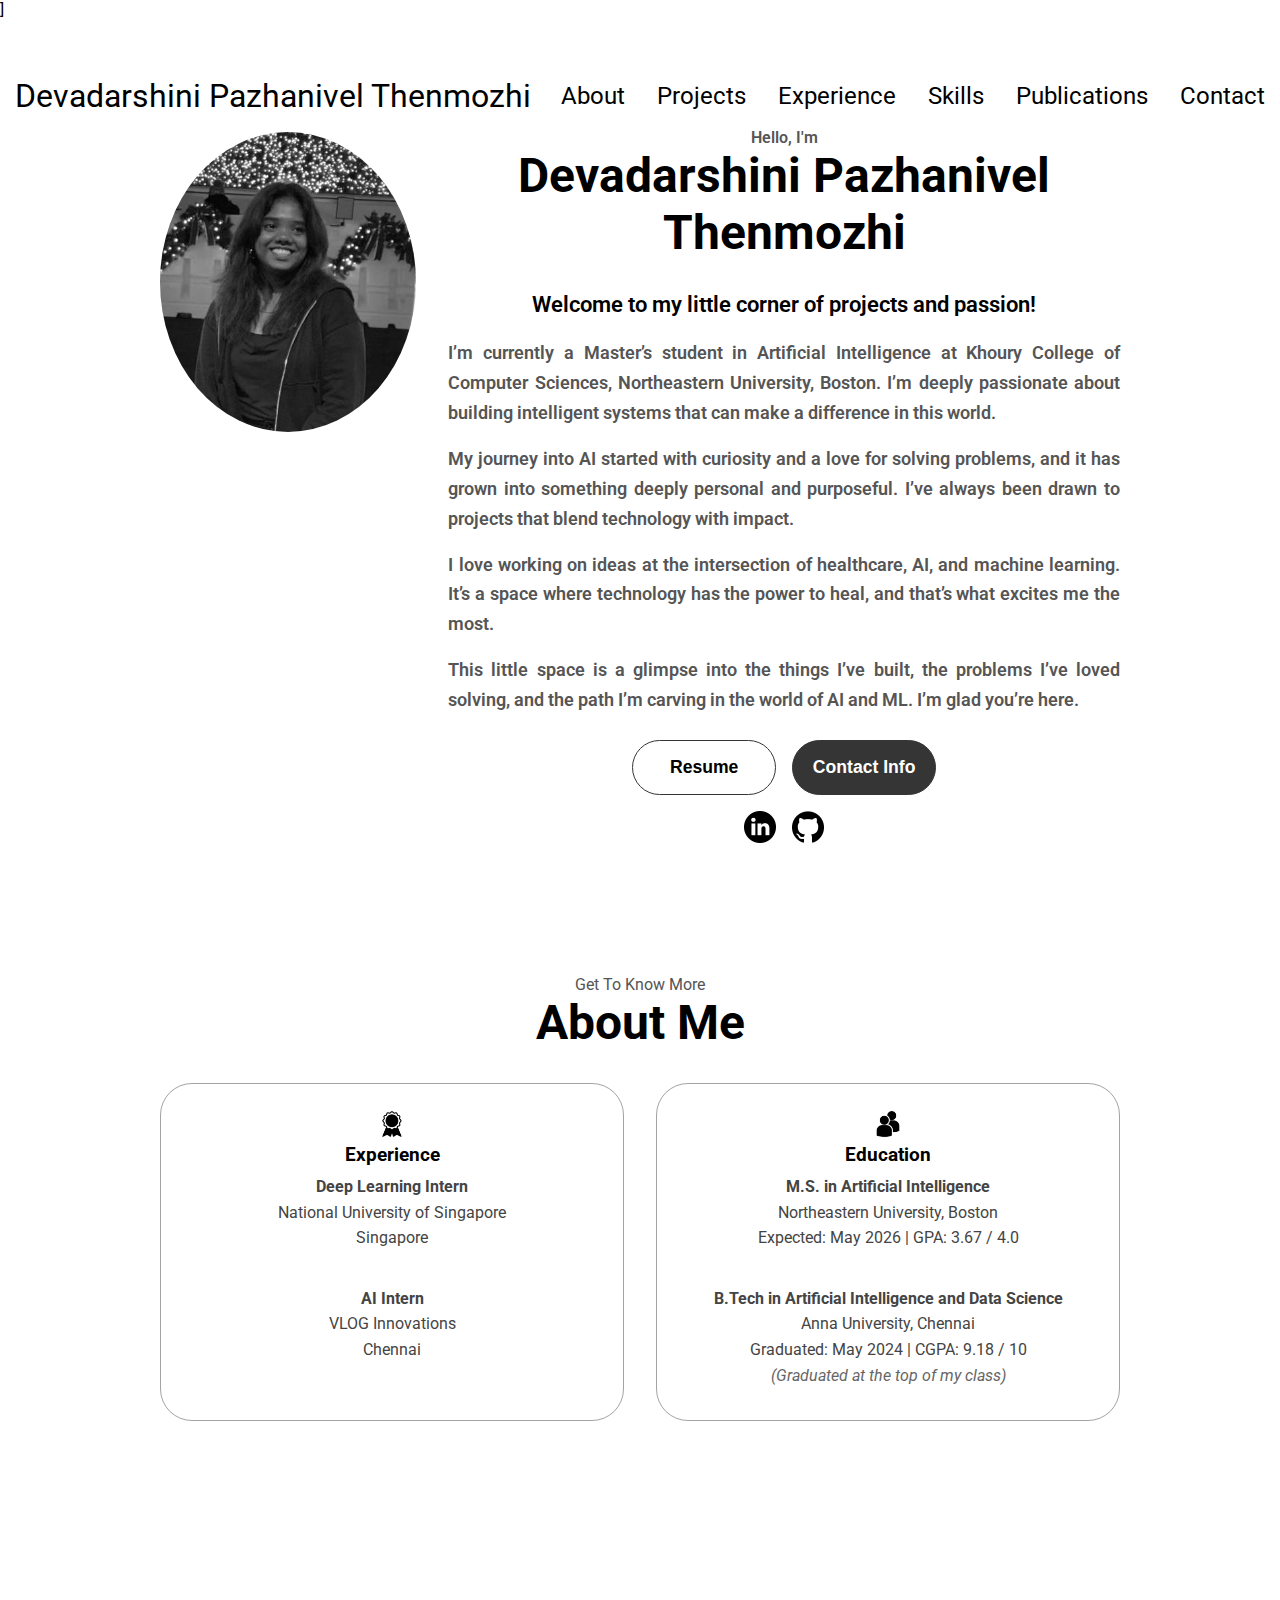
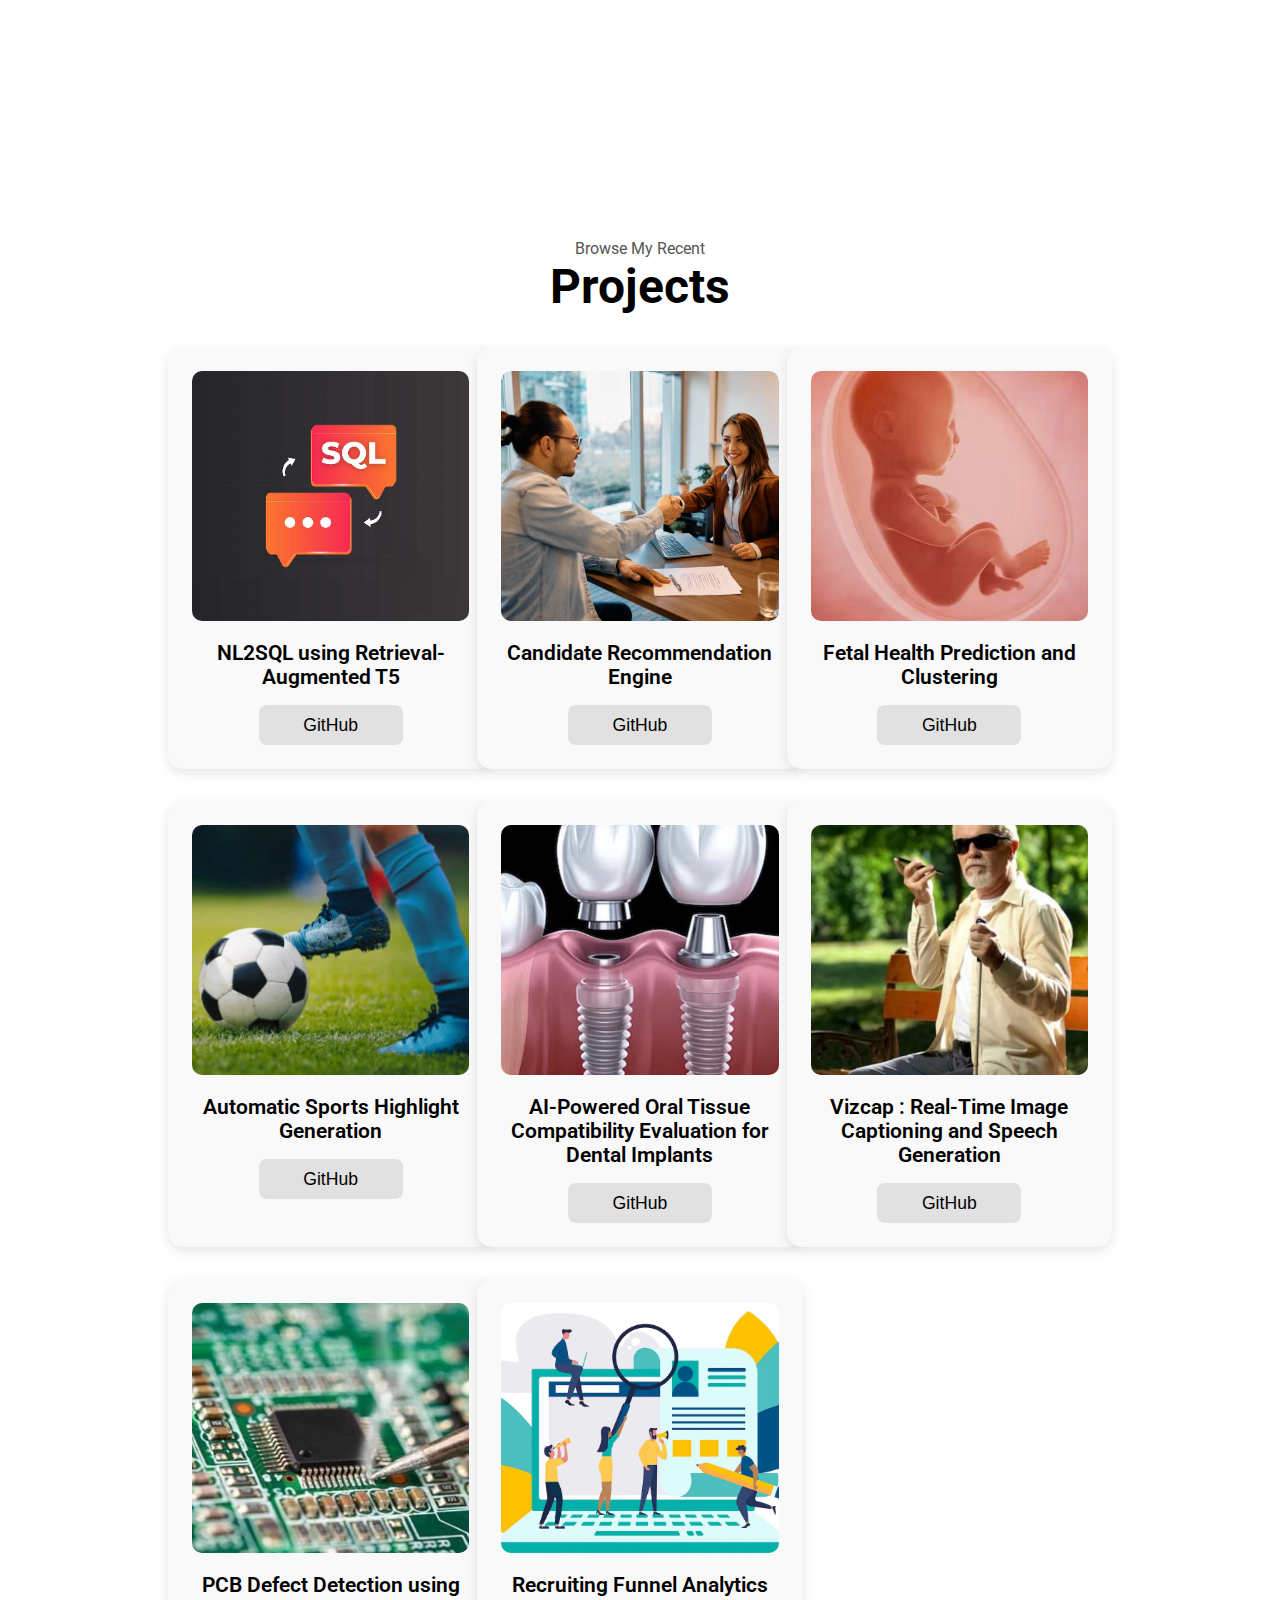
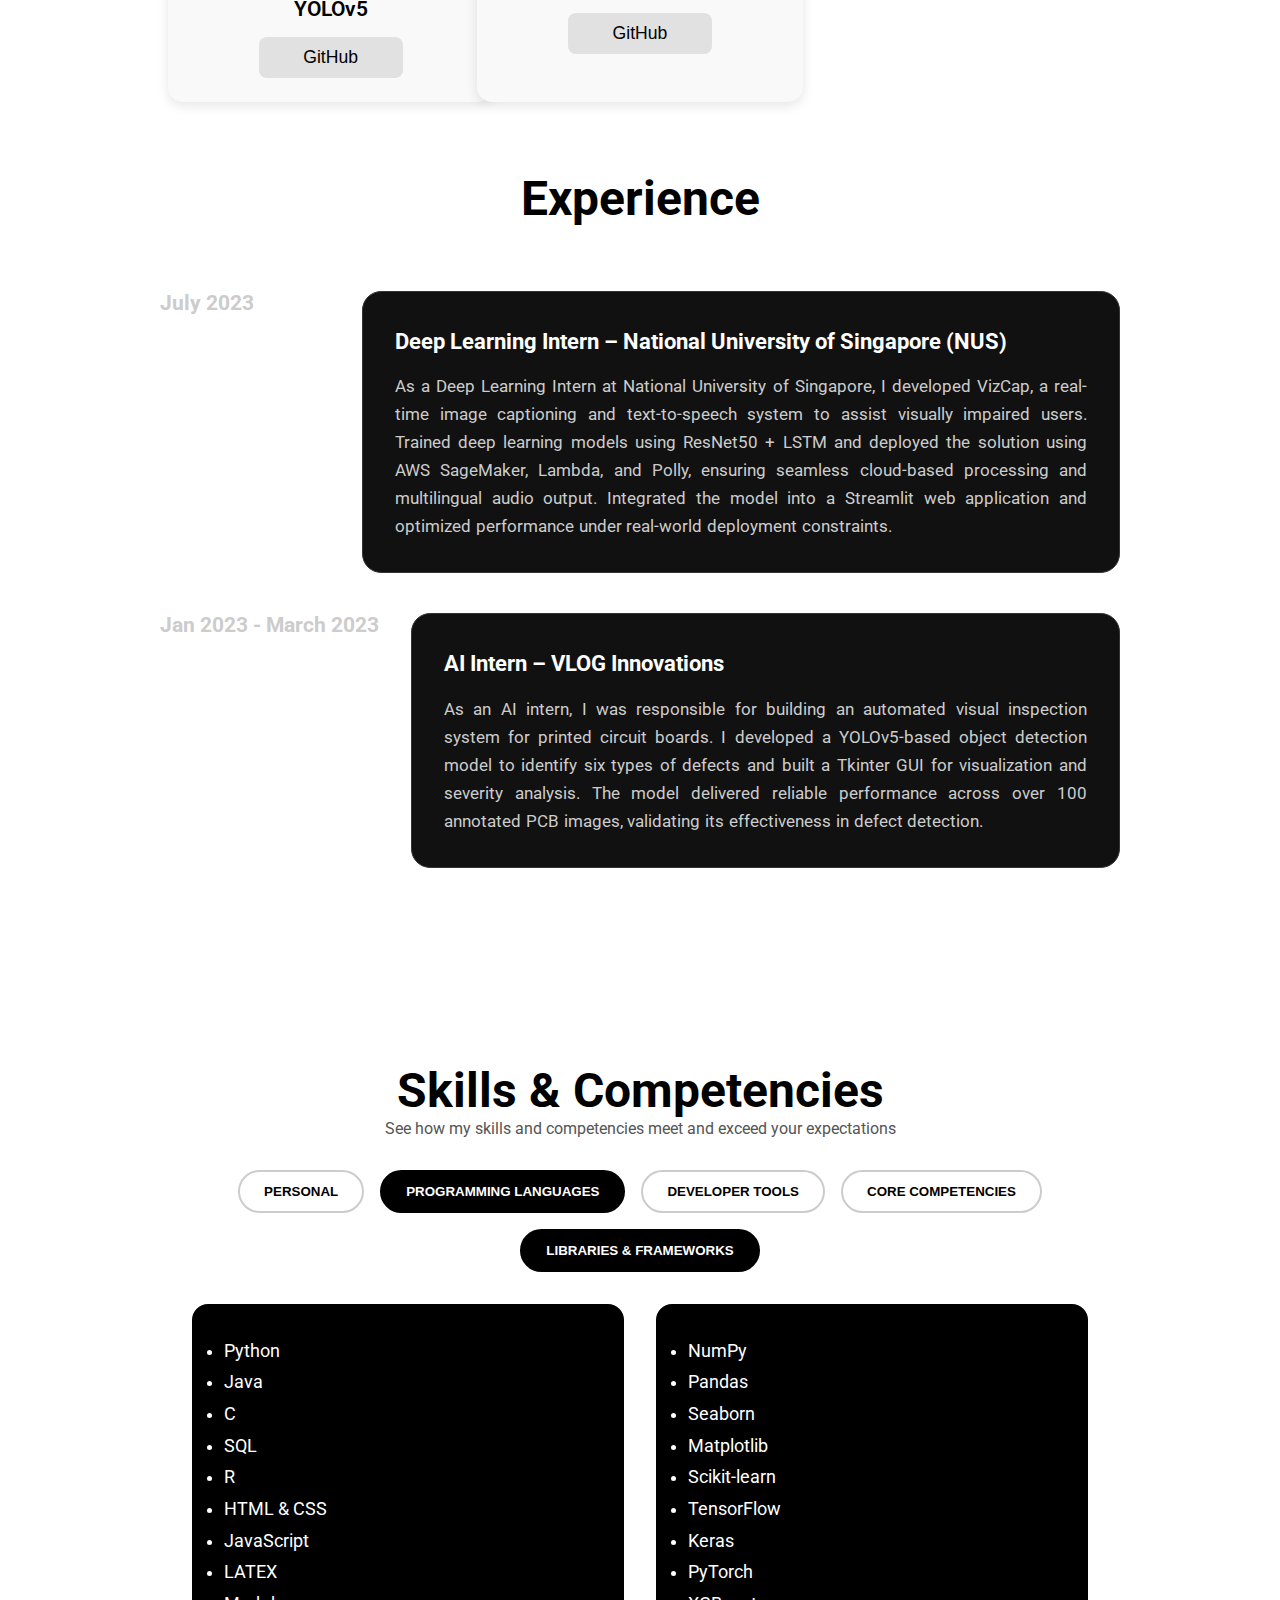
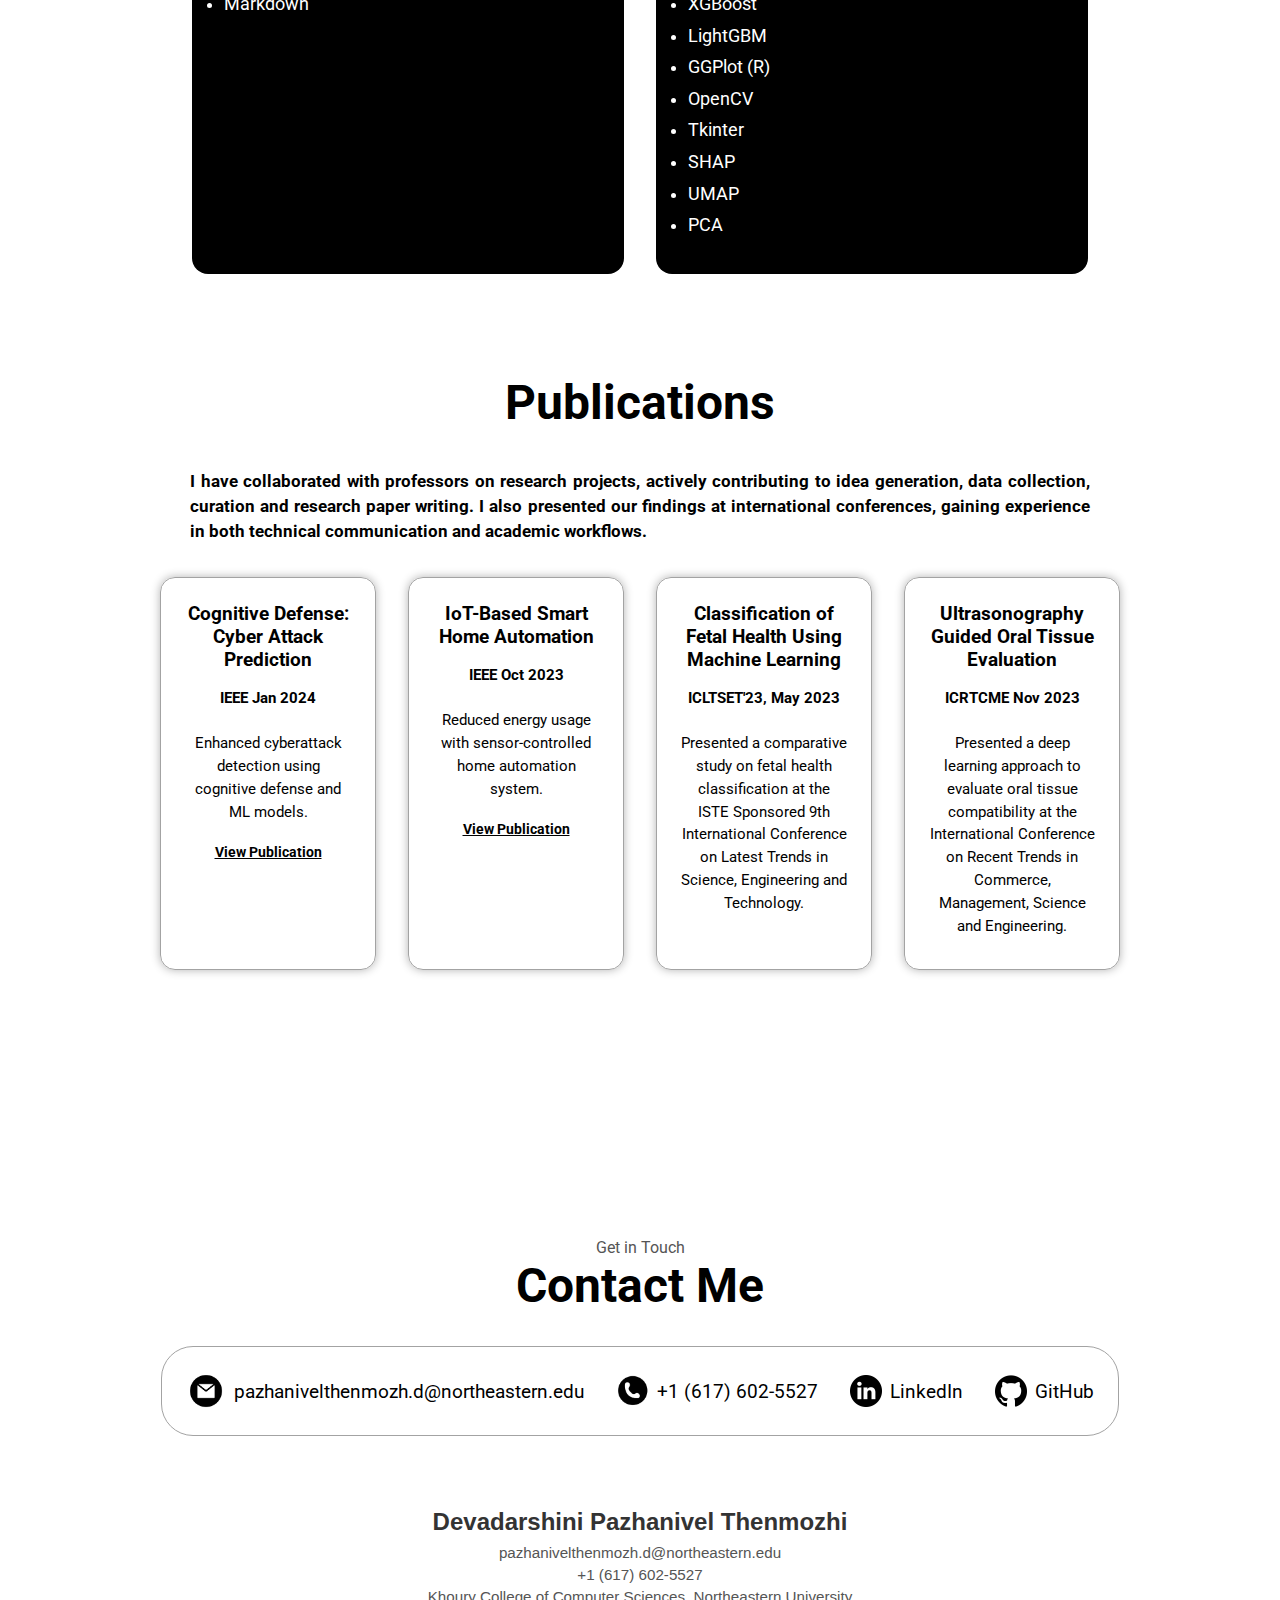
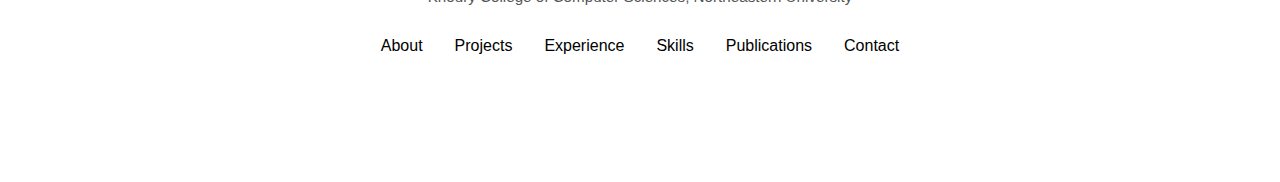
<file: index.html>
<!DOCTYPE html>
<html lang="en">
<head>
    <meta charset="UTF-8">
    <meta name="viewport" content="width=device-width, initial-scale=1.0">

    <title>My Portfolio</title>
    <link rel="stylesheet" href="style.css"/>
    <link rel="stylesheet" href="mediaqueries.css"/>


</head>
<body>]
    <nav id="desktop-nav">
      <div class="logo">Devadarshini Pazhanivel Thenmozhi</div>
      <div>
        <ul class="nav-links">
          <li><a href="#about">About</a></li>
        <li><a href="#projects">Projects</a></li>
          <li><a href="#experience">Experience</a></li>
          <li><a href="#skills">Skills</a></li>
          <li><a href="#publications">Publications</a></li>
          <li><a href="#contact">Contact</a></li>
        </ul>
      </div>
    </nav>
        <nav id="hamburger-nav">
      <div class="logo">Devadarshini Pazhanivel Thenmozhi</div>
      <div class="hamburger-menu">
        <div class="hamburger-icon" onclick="toggleMenu()">
          <span></span>
          <span></span>
          <span></span>
        </div>
        <div class="menu-links">
          <li><a href="#about" onclick="toggleMenu()">About</a></li>
          <li><a href="#projects" onclick="toggleMenu()">Projects</a></li>
          <li><a href="#experience" onclick="toggleMenu()">Experience</a></li>
          <li><a href="#skills" onclick="toggleMenu()">Projects</a></li>
          <li><a href="#publications" onclick="toggleMenu()">Publications</a></li>
          <li><a href="#contact" onclick="toggleMenu()">Contact</a></li>
        </div>
      </div>
    </nav>
     <section id="profile">
      <div class="section__pic-container">
        <img src="./assets/devabg.jpeg" alt="Devadarshini profile picture" />
      </div>
      <div class="section__text">
        <p class="section__text__p1">Hello, I'm</p>
        <h1 class="title">Devadarshini Pazhanivel Thenmozhi</h1>
       <div class="section__intro">
  <p class="welcome-line">Welcome to my little corner of projects and passion!</p>
  <p>I’m currently a Master’s student in Artificial Intelligence at Khoury College of Computer Sciences, Northeastern University, Boston. I’m deeply passionate about building intelligent systems that can make a difference in this world.</p>
  <p>My journey into AI started with curiosity and a love for solving problems, and it has grown into something deeply personal and purposeful. I’ve always been drawn to projects that blend technology with impact.</p>
  <p>I love working on ideas at the intersection of healthcare, AI, and machine learning. It’s a space where technology has the power to heal, and that’s what excites me the most.</p>
  <p>This little space is a glimpse into the things I’ve built, the problems I’ve loved solving, and the path I’m carving in the world of AI and ML. I’m glad you’re here.</p>
</div>
        <div class="btn-container">
          <button
            class="btn btn-color-2"
            onclick="window.open('./assets/DevadarshiniPazhanivelThenmozhiResume.pdf')"
          >
            Resume
          </button>
          <button class="btn btn-color-1" onclick="location.href='./#contact'">
            Contact Info
          </button>
        </div>
        <div id="socials-container">
          <img
            src="./assets/linkedin.png"
            alt="My LinkedIn profile"
            class="icon"
            onclick="location.href='https://www.linkedin.com/in/devadarshinipazhthen/'"
          />
          <img
            src="./assets/github.png"
            alt="My Github profile"
            class="icon"
            onclick="location.href='https://github.com/Deva9102'"
          />
        </div>
      </div>
    </section>

</div>

<section id="about">
  <p class="section__text__p1">Get To Know More</p>
  <h1 class="title">About Me</h1>

  <!-- Tab Buttons -->
  <div class="about-tabs">
    <div class="details-container tab" onclick="showTab('experience')">
      <img src="./assets/experience.png" class="icon" />
      <h3>Experience</h3>
 <p><strong>Deep Learning Intern</strong><br />
     National University of Singapore<br />
     Singapore</p>

  <br />

  <p><strong>AI Intern</strong><br />
     VLOG Innovations<br />
     Chennai</p>
    </div>
<div class="details-container tab" onclick="showTab('education')">
  <img src="./assets/education.png" class="icon" />
  <h3>Education</h3>
  <p><strong>M.S. in Artificial Intelligence</strong><br />
     Northeastern University, Boston<br />
     Expected: May 2026 | GPA: 3.67 / 4.0</p>

  <br />

  <p><strong>B.Tech in Artificial Intelligence and Data Science</strong><br />
     Anna University, Chennai<br />
     Graduated: May 2024 | CGPA: 9.18 / 10<br />
     <em>(Graduated at the top of my class)</em></p>
</div>


  </div>


<!-- EXPERIENCE TAB -->
<div class="tab-content" id="experience-tab" style="display: none;">


  <!-- NUS -->
  <div class="experience-entry">
    <h4>Deep Learning Intern – NUS</h4>
    <p><strong>Technical Skills:</strong> Python, ResNet50, LSTM, Streamlit, AWS SageMaker, Lambda, Polly</p>
    <p>Built VizCap, a real-time image captioning and speech generation tool using ResNet50 + LSTM, deployed on AWS SageMaker, Lambda, and Polly with a custom Streamlit interface.</p>
  </div>

  <!-- VLOG -->
  <div class="experience-entry">
    <h4>AI Intern – VLOG Innovations</h4>
    <p><strong>Technical Skills:</strong> Python, YOLOv5, Tkinter, OpenCV, XML-to-YOLO annotation conversion</p>
    <p>Developed a PCB defect detection system using YOLOv5 to identify six defect types. Built a Tkinter-based GUI for visualization and severity scoring, achieving high accuracy across 100+ annotated images.</p>
  </div>
</div>



<!-- EDUCATION TAB -->
<div class="tab-content" id="education-tab" style="display: none;">

  <div class="education-columns">
    
    <!-- M.S. Section -->
    <div class="education-box">
      <h3>M.S in Artificial Intelligence</h3>
      <h4>Key Coursework</h4>
      <ul>
        <li>Machine Learning</li>
        <li>Foundations of Artificial Intelligence</li>
        <li>Natural Language Processing</li>
        <li>Programming Design Paradigm</li>
        <li>Algorithms</li>
      </ul>
    </div>

    <!-- B.Tech Section -->
    <div class="education-box">
      <h3>B.Tech in Artificial Intelligence and Data Science</h3>
      <h4>Key Coursework</h4>
      <ul>
        <li>Machine Learning Techniques</li>
        <li>Data Exploration and Visualization</li>
        <li>Artificial Intelligence</li>
        <li>Deep Learning using TensorFlow</li>
        <li>Reinforcement Learning</li>
        <li>Big Data Analytics</li>
        <li>AI for Robotics</li>
        <li>Data Analytics with KNIME</li>
        <li>Computer Vision, OOP, and Cloud Computing</li>
      </ul>
    </div>

  </div>
</div>

</section>
</div>


  <section id="projects">
  <p class="section__text__p1">Browse My Recent</p>
  <h1 class="title">Projects</h1>

  <div class="projects-grid">

    <!-- Project 1 -->
    <div class="project-card" onclick="location.href='project1.html'">
      <img src="./assets/nl2sql.jpg" alt="Project 1" class="project-img" />
      <h2 class="project-title">NL2SQL using Retrieval-Augmented T5</h2>
      <button class="btn project-btn" onclick="event.stopPropagation(); window.open('https://colab.research.google.com/drive/19TwRrhN5DkwhiiSiHfrVtIaWTjq_166a?usp=sharing#scrollTo=puxx5OeUoB6r');">GitHub</button>
    </div>

    <!-- Project 2 -->
    <div class="project-card" onclick="location.href='project2.html'">
      <img src="./assets/res.jpg" alt="Project 2" class="project-img" />
      <h2 class="project-title">Candidate Recommendation Engine</h2>
      <button class="btn project-btn" onclick="event.stopPropagation(); window.open('https://github.com/Deva9102/candidate_recommendation_engine');">GitHub</button>
    </div>

    <!-- Project 3 -->
    <div class="project-card" onclick="location.href='project3.html'">
      <img src="./assets/fetus.jpeg" alt="Project 3" class="project-img" />
      <h2 class="project-title">Fetal Health Prediction and Clustering</h2>
      <button class="btn project-btn" onclick="event.stopPropagation(); window.open('https://github.com/Deva9102/Fetal-Health-Prediction-and-Clustering');">GitHub</button>
    </div>

    <!-- Project 4 -->
    <div class="project-card" onclick="location.href='project4.html'">
      <img src="./assets/soccer.jpeg" alt="Project 4" class="project-img" />
      <h2 class="project-title">Automatic Sports Highlight Generation</h2>
      <button class="btn project-btn" onclick="event.stopPropagation(); window.open('https://github.com/aatmaj28/Soccer-Highlight-Generation');">GitHub</button>
    </div>

    <!-- Project 5 -->
    <div class="project-card" onclick="location.href='project5.html'">
      <img src="./assets/oral.jpeg" alt="Project 5" class="project-img" />
      <h2 class="project-title">AI-Powered Oral Tissue Compatibility Evaluation for Dental Implants</h2>
      <button class="btn project-btn" onclick="event.stopPropagation(); window.open('https://github.com/Deva9102/AI-Powered-OralTissue-Compatibility-Evaluation', '_blank');">GitHub</button>
    </div>

    <!-- Project 6 -->
    <div class="project-card" onclick="location.href='project6.html'">
      <img src="./assets/vis.jpeg" alt="Project 6" class="project-img" />
      <h2 class="project-title">Vizcap : Real-Time Image Captioning and Speech Generation</h2>
      <button class="btn project-btn" onclick="event.stopPropagation(); window.open('https://github.com/Deva9102/Real-Time-Image-Captioning-and-Speech-Generation/tree/main');">GitHub</button>
    </div>

    <!-- Project 7 -->
    <div class="project-card" onclick="location.href='project7.html'">
      <img src="./assets/pcb.jpeg" alt="Project 7" class="project-img" />
      <h2 class="project-title">PCB Defect Detection using YOLOv5</h2>
      <button class="btn project-btn" onclick="event.stopPropagation(); window.open('https://github.com/Deva9102/recruiting_funnel/tree/main');">GitHub</button>
    </div>

    <!-- Project 8 -->
    <div class="project-card" onclick="location.href='project8.html'">
      <img src="./assets/funnel.png" alt="Project 8" class="project-img" />
      <h2 class="project-title">Recruiting Funnel Analytics</h2>
      <button class="btn project-btn" onclick="event.stopPropagation(); window.open('');">GitHub</button>
    </div>

  </div>
</section>
</div>

<section id="experience">
  <h1 class="title">Experience</h1>

  <div class="timeline">
    <div class="timeline-item">
      <div class="timeline-date">July 2023</div>
      <div class="timeline-content">
        <h3>Deep Learning Intern – National University of Singapore (NUS)</h3>
        <p> 
          As a Deep Learning Intern at National University of Singapore, I developed VizCap, a real-time image captioning and text-to-speech system to assist visually impaired users.
Trained deep learning models using ResNet50 + LSTM and deployed the solution using AWS SageMaker, Lambda, and Polly, ensuring seamless cloud-based processing and multilingual audio output.
Integrated the model into a Streamlit web application and optimized performance under real-world deployment constraints.
        </p>
      </div>
    </div>

    <div class="timeline-item">
      <div class="timeline-date">Jan 2023 - March 2023</div>
      <div class="timeline-content">
        <h3>AI Intern – VLOG Innovations</h3>
        <p> As an AI intern, I was responsible for building an automated visual inspection system for printed circuit boards. I developed a YOLOv5-based object detection model to identify six types of defects and built a Tkinter GUI for visualization and severity analysis. The model delivered reliable performance across over 100 annotated PCB images, validating its effectiveness in defect detection.
        </p>
      </div>
    </div>
  </div>
</section>
</div>

<!-- SKILLS  TAB -->
<section id="skills">
  <h1 class="title">Skills & Competencies</h1>
  <p class="section__text__p1">See how my skills and competencies meet and exceed your expectations</p>

  <!-- Tabs -->
<div class="skills-tabs">
  <button class="skill-tab" onclick="toggleSkill(this, 'personal')">PERSONAL</button>
  <button class="skill-tab active" onclick="toggleSkill(this, 'programming')">PROGRAMMING LANGUAGES</button>
  <button class="skill-tab" onclick="toggleSkill(this, 'tools')">DEVELOPER TOOLS</button>
  <button class="skill-tab" onclick="toggleSkill(this, 'competencies')">CORE COMPETENCIES</button>
  <button class="skill-tab active" onclick="toggleSkill(this, 'libraries')">LIBRARIES & FRAMEWORKS</button>
</div>



  <!-- Skill Boxes -->
  <div class="skills-container">
    <div class="skills-box" id="skills-left"></div>
    <div class="skills-box" id="skills-right"></div>
  </div>
</section>
</div>

  <!-- Research -->
<section id="publications">
  <h1 class="title">Publications</h1>

  <br><br/>
  <p style="text-align: justify; max-width: 900px; margin: 0 auto; font-weight: bold; color: black; font-size: 1.05rem;">I have collaborated with professors on research projects, actively contributing to idea generation, data collection, curation and research paper writing. I also presented our findings at international conferences, gaining experience in both technical communication and academic workflows. </p>
  <div class="about-tabs">
    <div class="details-container tab">
      <h3>Cognitive Defense: Cyber Attack Prediction</h3>
      <p><strong>IEEE Jan 2024</strong><br/>
        <br>
      Enhanced cyberattack detection using cognitive defense and ML models.</p>
      <a href="https://doi.org/10.1109/IC3I59117.2023.10397602" target="_blank"><strong>View Publication</strong></a>
    </div>

    <div class="details-container tab">
      <h3>IoT-Based Smart Home Automation</h3>
      <p><strong>IEEE Oct 2023</strong><br/>
        <br>
      Reduced energy usage with sensor-controlled home automation system.</p>
      <a href="https://doi.org/10.1109/I-SMAC58438.2023.10290633" target="_blank"><strong>View Publication</strong></a>
    </div>

 <div class="details-container tab">
      <h3>Classification of Fetal Health Using Machine Learning</h3>
      <p><strong>ICLTSET'23, May 2023</strong><br/>
        <br>
      Presented a comparative study on fetal health classification at the ISTE Sponsored 9th International Conference on Latest Trends in Science, Engineering and Technology.</p>
    </div>

    <div class="details-container tab">
      <h3>Ultrasonography Guided Oral Tissue Evaluation</h3>
      <p><strong>ICRTCME Nov 2023</strong><br/>
        <br>
      Presented a deep learning approach to evaluate oral tissue compatibility at the International Conference on Recent Trends in Commerce, Management, Science and Engineering.</p>
    </div>
  </div>
</section>
</section>
</div>

<!-- Contact -->
<section id="contact">
  <p class="section__text__p1">Get in Touch</p>
  <h1 class="title">Contact Me</h1>

  <div class="contact-info-upper-container">

    <!-- Email -->
    <div class="contact-info-container">
      <img
        src="./assets/email.png"
        alt="Email icon"
        class="icon contact-icon email-icon"
      />
      <p><a href="mailto:pazhanivelthenmozh.d@northeastern.edu">pazhanivelthenmozh.d@northeastern.edu</a></p>
    </div>

    <!-- Phone -->
    <div class="contact-info-container">
      <img
        src="./assets/fon.jpeg"
        alt="Phone icon"
        class="icon contact-icon"
      />
      <p><a href="tel:+16176025527">+1 (617) 602-5527</a></p>
    </div>

    <!-- LinkedIn -->
    <div class="contact-info-container">
      <img
        src="./assets/linkedin.png"
        alt="LinkedIn icon"
        class="icon contact-icon"
      />
      <p><a href="https://www.linkedin.com/in/devadarshinipazhthen/" target="_blank">LinkedIn</a></p>
    </div>

    <!-- GitHub -->
    <div class="contact-info-container">
      <img
        src="./assets/github.png"
        alt="GitHub icon"
        class="icon contact-icon"
      />
      <p><a href="https://github.com/Deva9102" target="_blank">GitHub</a></p>
    </div>

  </div>
</section>



<footer class="footer">
  <div class="footer-content">
    <h2>Devadarshini Pazhanivel Thenmozhi</h2>
    <p>pazhanivelthenmozh.d@northeastern.edu</p>
    <p>+1 (617) 602-5527</p>
    <p>Khoury College of Computer Sciences, Northeastern University</p>

    <ul class="footer-nav-links">
      <li><a href="#about">About</a></li>
      <li><a href="#projects">Projects</a></li>
      <li><a href="#experience">Experience</a></li>
      <li><a href="#skills">Skills</a></li>
      <li><a href="#publications">Publications</a></li>
      <li><a href="#contact">Contact</a></li>
    </ul>
</footer>



    </section>
<script src="script.js"></script>
</body>
</html>
</file>
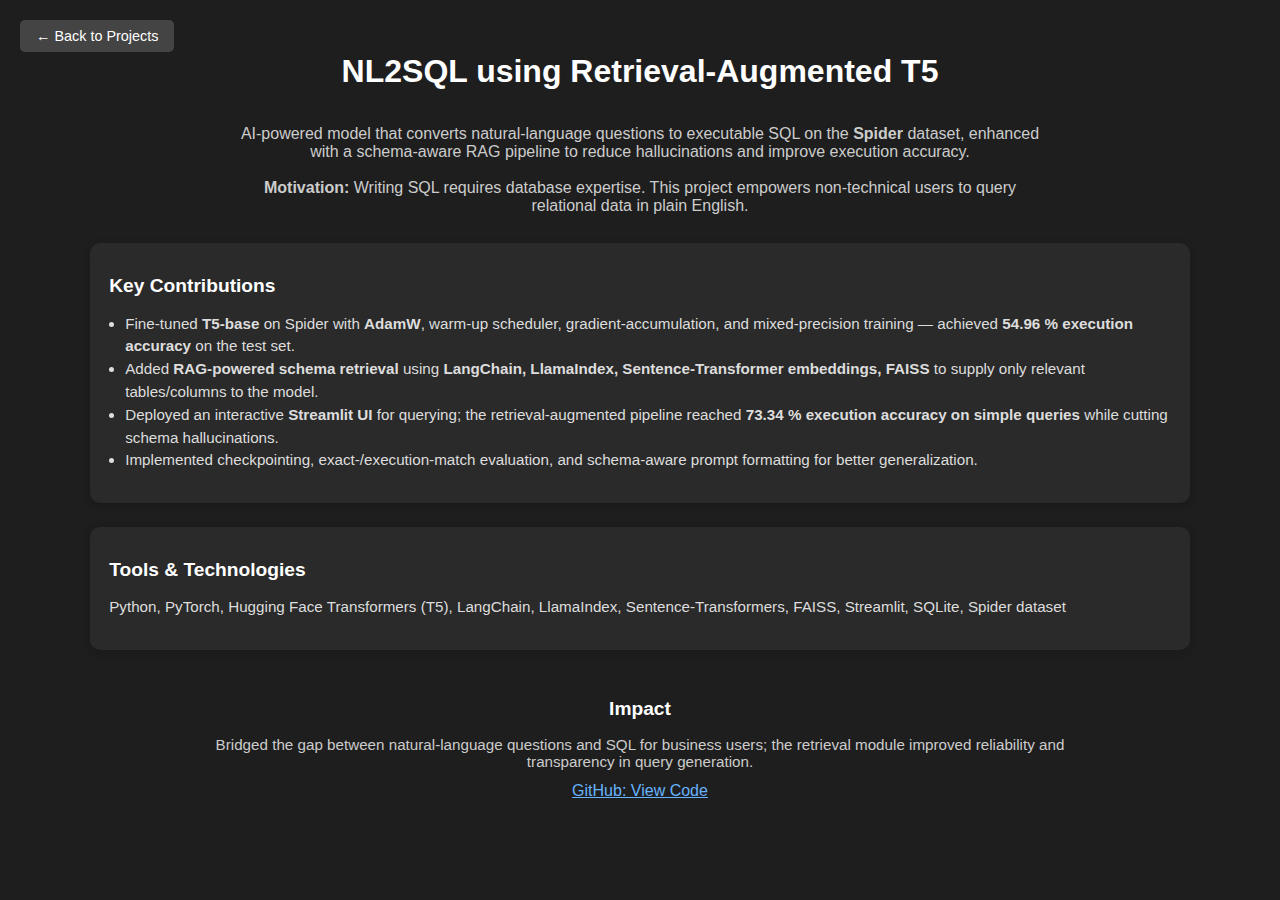
<file: project1.html>
<!DOCTYPE html>
<html lang="en">
<head>
  <meta charset="UTF-8" />
  <meta name="viewport" content="width=device-width, initial-scale=1.0"/>
  <title>NL2SQL using Retrieval-Augmented T5</title>
  <style>
    body {
      margin: 0;
      padding: 0;
      font-family: 'Segoe UI', Tahoma, Geneva, Verdana, sans-serif;
      background-color: #1e1e1e;
      color: white;
    }

    .container {
      max-width: 1100px;
      margin: 0 auto;
      padding: 2rem 1rem;
      display: flex;
      flex-direction: column;
      align-items: center;
    }

    .back-button {
      position: absolute;
      top: 20px;
      left: 20px;
      background-color: #444;
      color: white;
      padding: 0.5rem 1rem;
      border-radius: 5px;
      text-decoration: none;
      font-size: 0.9rem;
      z-index: 999;
      transition: background-color 0.3s ease;
    }
    .back-button:hover { background-color: #666; }

    .title {
      text-align: center;
      margin-bottom: 0.8rem;
    }
    .title h1 { font-size: 2rem; font-weight: bold; }

    .overview {
      text-align: center;
      max-width: 800px;
      font-size: 1rem;
      color: #ccc;
      margin-bottom: 1.8rem;
    }

    .boxes {
      display: flex;
      flex-wrap: wrap;
      gap: 1.5rem;
      justify-content: center;
      width: 100%;
    }

    .box {
      flex: 1 1 48%;
      background-color: #2a2a2a;
      border-radius: 10px;
      padding: 1rem 1.2rem;
      box-shadow: 0 2px 8px rgba(0,0,0,0.2);
      text-align: left;
    }

    .box h2 {
      font-size: 1.2rem;
      margin-bottom: 0.8rem;
    }

    .box ul {
      padding-left: 1rem;
      font-size: 0.95rem;
      line-height: 1.5;
      color: #ddd;
    }

    .box p {
      font-size: 0.95rem;
      line-height: 1.5;
      color: #ddd;
    }

    .impact {
      margin-top: 2rem;
      text-align: center;
      max-width: 900px;
    }

    .impact h2 { font-size: 1.2rem; margin-bottom: 0.5rem; }
    .impact p  { font-size: 0.95rem; color: #ccc; margin-bottom: 0.8rem; }
    .impact a  { color: #66b3ff; font-weight: 500; text-decoration: underline; }

    @media (max-width: 768px) {
      .boxes { flex-direction: column; }
      .box   { flex: 1 1 100%; }
    }
  </style>
</head>
<body>
  <div class="container">
    <div class="title">
      <h1>NL2SQL using Retrieval-Augmented T5</h1>
    </div>

    <div class="overview">
      AI-powered model that converts natural-language questions to executable SQL on the <strong>Spider</strong> dataset,
      enhanced with a schema-aware RAG pipeline to reduce hallucinations and improve execution accuracy.
      <br/><br/>
      <div class="motivation">
        <strong>Motivation:</strong> Writing SQL requires database expertise.
        This project empowers non-technical users to query relational data in plain English.
      </div>
    </div>

    <div class="boxes">
      <div class="box">
        <h2>Key Contributions</h2>
        <ul>
          <li>Fine-tuned <strong>T5-base</strong> on Spider with <strong>AdamW</strong>, warm-up scheduler, gradient-accumulation, and mixed-precision training — achieved <strong>54.96 % execution accuracy</strong> on the test set.</li>
          <li>Added <strong>RAG-powered schema retrieval</strong> using <strong>LangChain, LlamaIndex, Sentence-Transformer embeddings, FAISS</strong> to supply only relevant tables/columns to the model.</li>
          <li>Deployed an interactive <strong>Streamlit UI</strong> for querying; the retrieval-augmented pipeline reached <strong>73.34 % execution accuracy on simple queries</strong> while cutting schema hallucinations.</li>
          <li>Implemented checkpointing, exact-/execution-match evaluation, and schema-aware prompt formatting for better generalization.</li>
        </ul>
      </div>

      <div class="box">
        <h2>Tools & Technologies</h2>
        <p>
          Python, PyTorch, Hugging Face Transformers (T5), LangChain, LlamaIndex, Sentence-Transformers, FAISS, Streamlit, SQLite, Spider dataset
        </p>
      </div>
    </div>

    <div class="impact">
      <h2>Impact</h2>
      <p>
        Bridged the gap between natural-language questions and SQL for business users;
        the retrieval module improved reliability and transparency in query generation.
      </p>
      <a href="https://colab.research.google.com/drive/19TwRrhN5DkwhiiSiHfrVtIaWTjq_166a?usp=sharing#scrollTo=puxx5OeUoB6r">GitHub: View Code</a>
    </div>
  </div>

  <a href="index.html#projects" class="back-button">← Back to Projects</a>
  <script src="script.js"></script>
</body>
</html>
</file>
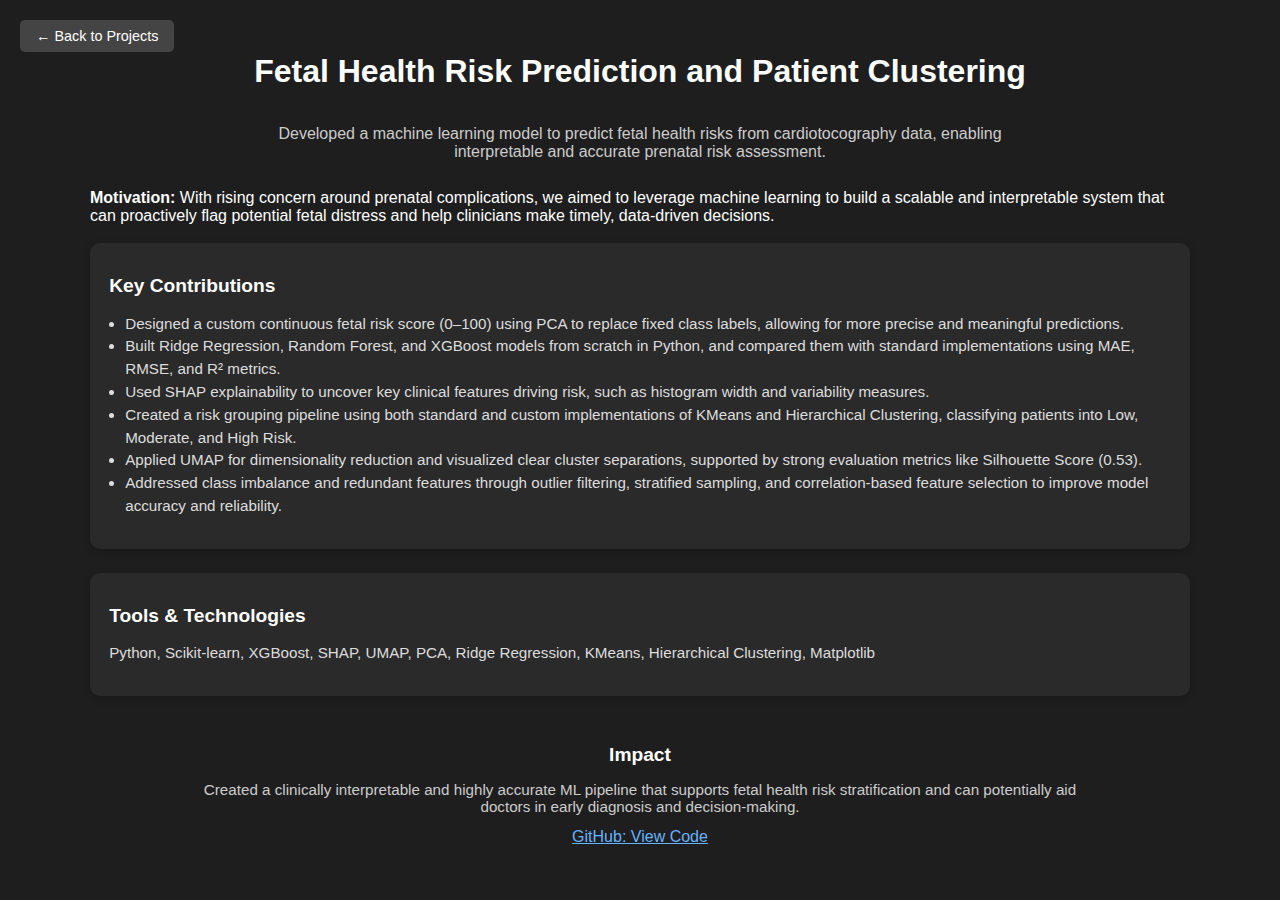
<file: project2.html>
<!DOCTYPE html>
<html lang="en">
<head>
  <meta charset="UTF-8" />
  <meta name="viewport" content="width=device-width, initial-scale=1.0"/>
  <title>Fetal Health Risk Prediction</title>
  <style>
    body {
      margin: 0;
      padding: 0;
      font-family: 'Segoe UI', Tahoma, Geneva, Verdana, sans-serif;
      background-color: #1e1e1e;
      color: white;
    }

    .container {
      max-width: 1100px;
      margin: 0 auto;
      padding: 2rem 1rem;
      display: flex;
      flex-direction: column;
      align-items: center;
    }

    .back-button {
  position: absolute;
  top: 20px;
  left: 20px;
  background-color: #444;
  color: white;
  padding: 0.5rem 1rem;
  border-radius: 5px;
  text-decoration: none;
  font-size: 0.9rem;
  z-index: 999;
  transition: background-color 0.3s ease;
}

.back-button:hover {
  background-color: #666;
}


    .title {
      text-align: center;
      margin-bottom: 0.8rem;
    }

    .title h1 {
      font-size: 2rem;
      font-weight: bold;
    }

    .overview {
      text-align: center;
      max-width: 800px;
      font-size: 1rem;
      color: #ccc;
      margin-bottom: 1.8rem;
    }

    .boxes {
      display: flex;
      flex-wrap: wrap;
      gap: 1.5rem;
      justify-content: center;
      width: 100%;
    }

    .box {
      flex: 1 1 48%;
      background-color: #2a2a2a;
      border-radius: 10px;
      padding: 1rem 1.2rem;
      box-shadow: 0 2px 8px rgba(0,0,0,0.2);
    }

    .box h2 {
      font-size: 1.2rem;
      margin-bottom: 0.8rem;
    }

    .box ul {
      padding-left: 1rem;
      font-size: 0.95rem;
      line-height: 1.5;
      color: #ddd;
    }

    .box p {
      font-size: 0.95rem;
      line-height: 1.5;
      color: #ddd;
    }

    .impact {
      margin-top: 2rem;
      text-align: center;
      max-width: 900px;
    }

    .impact h2 {
      font-size: 1.2rem;
      margin-bottom: 0.5rem;
    }

    .impact p {
      font-size: 0.95rem;
      color: #ccc;
      margin-bottom: 0.8rem;
    }

    .impact a {
      color: #66b3ff;
      font-weight: 500;
      text-decoration: underline;
    }

    @media (max-width: 768px) {
      .boxes {
        flex-direction: column;
      }

      .box {
        flex: 1 1 100%;
      }
    }
  </style>
</head>
<body>
  <div class="container">
    <div class="title">
      <h1>Fetal Health Risk Prediction and Patient Clustering</h1>
    </div>
    <div class="overview">
      Developed a machine learning model to predict fetal health risks from cardiotocography data, enabling interpretable and accurate prenatal risk assessment.
    </div>
    <div class="motivation">
      <strong>Motivation:</strong> With rising concern around prenatal complications, we aimed to leverage machine learning to build a scalable and interpretable system that can proactively flag potential fetal distress and help clinicians make timely, data-driven decisions.
    </div>
    <br/>
    <div class="boxes">
      <div class="box">
        <h2>Key Contributions</h2>
        <ul>
          <li>Designed a custom continuous fetal risk score (0–100) using PCA to replace fixed class labels, allowing for more precise and meaningful predictions.</li>
          <li>Built Ridge Regression, Random Forest, and XGBoost models from scratch in Python, and compared them with standard implementations using MAE, RMSE, and R² metrics.</li>
          <li>Used SHAP explainability to uncover key clinical features driving risk, such as histogram width and variability measures.</li>
          <li>Created a risk grouping pipeline using both standard and custom implementations of KMeans and Hierarchical Clustering, classifying patients into Low, Moderate, and High Risk.</li>
          <li>Applied UMAP for dimensionality reduction and visualized clear cluster separations, supported by strong evaluation metrics like Silhouette Score (0.53).</li>
          <li>Addressed class imbalance and redundant features through outlier filtering, stratified sampling, and correlation-based feature selection to improve model accuracy and reliability.</li>
        </ul>
      </div>

      <div class="box">
        <h2>Tools & Technologies</h2>
        <p>
          Python, Scikit-learn, XGBoost, SHAP, UMAP, PCA,
          Ridge Regression, KMeans, Hierarchical Clustering, Matplotlib
        </p>
      </div>
    </div>

    <div class="impact">
      <h2>Impact</h2>
      <p>
        Created a clinically interpretable and highly accurate ML pipeline that supports fetal health risk stratification and can potentially aid doctors in early diagnosis and decision-making.
      </p>
      <a href="https://github.com/Deva9102/Fetal-Health-Prediction-and-Clustering">GitHub: View Code</a>
    </div>
  </div>

  <div class="back-button-container">
  <a href="index.html#projects" class="back-button">← Back to Projects</a>

  <div id="butterfly-wrap" aria-hidden="true">
    <lottie-player
      id="butterfly"
      src="https://lottie.host/a63eb87e-3b82-4269-9c29-c5a7d8ef1c7d/bikL3EdUWi.json"
      background="transparent"
      speed="1"
      loop
      autoplay>
    </lottie-player>
  </div>

<script src="script.js"></script>
</body>
</html>
</file>
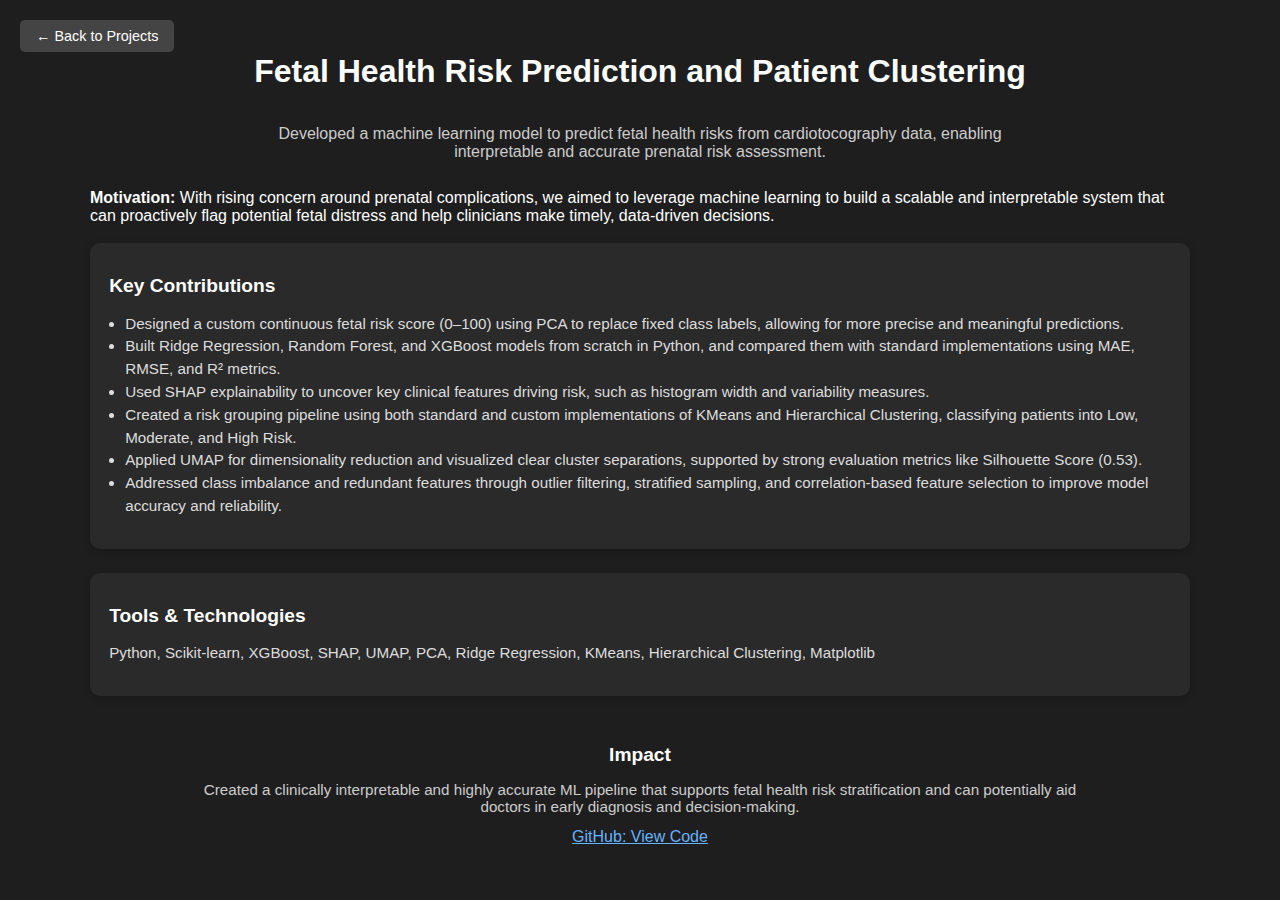
<file: project3.html>
<!DOCTYPE html>
<html lang="en">
<head>
  <meta charset="UTF-8" />
  <meta name="viewport" content="width=device-width, initial-scale=1.0"/>
  <title>Fetal Health Risk Prediction</title>
  <style>
    body {
      margin: 0;
      padding: 0;
      font-family: 'Segoe UI', Tahoma, Geneva, Verdana, sans-serif;
      background-color: #1e1e1e;
      color: white;
    }

    .container {
      max-width: 1100px;
      margin: 0 auto;
      padding: 2rem 1rem;
      display: flex;
      flex-direction: column;
      align-items: center;
    }

    .back-button {
  position: absolute;
  top: 20px;
  left: 20px;
  background-color: #444;
  color: white;
  padding: 0.5rem 1rem;
  border-radius: 5px;
  text-decoration: none;
  font-size: 0.9rem;
  z-index: 999;
  transition: background-color 0.3s ease;
}

.back-button:hover {
  background-color: #666;
}


    .title {
      text-align: center;
      margin-bottom: 0.8rem;
    }

    .title h1 {
      font-size: 2rem;
      font-weight: bold;
    }

    .overview {
      text-align: center;
      max-width: 800px;
      font-size: 1rem;
      color: #ccc;
      margin-bottom: 1.8rem;
    }

    .boxes {
      display: flex;
      flex-wrap: wrap;
      gap: 1.5rem;
      justify-content: center;
      width: 100%;
    }

    .box {
      flex: 1 1 48%;
      background-color: #2a2a2a;
      border-radius: 10px;
      padding: 1rem 1.2rem;
      box-shadow: 0 2px 8px rgba(0,0,0,0.2);
    }

    .box h2 {
      font-size: 1.2rem;
      margin-bottom: 0.8rem;
    }

    .box ul {
      padding-left: 1rem;
      font-size: 0.95rem;
      line-height: 1.5;
      color: #ddd;
    }

    .box p {
      font-size: 0.95rem;
      line-height: 1.5;
      color: #ddd;
    }

    .impact {
      margin-top: 2rem;
      text-align: center;
      max-width: 900px;
    }

    .impact h2 {
      font-size: 1.2rem;
      margin-bottom: 0.5rem;
    }

    .impact p {
      font-size: 0.95rem;
      color: #ccc;
      margin-bottom: 0.8rem;
    }

    .impact a {
      color: #66b3ff;
      font-weight: 500;
      text-decoration: underline;
    }

    @media (max-width: 768px) {
      .boxes {
        flex-direction: column;
      }

      .box {
        flex: 1 1 100%;
      }
    }
  </style>
</head>
<body>
  <div class="container">
    <div class="title">
      <h1>Fetal Health Risk Prediction and Patient Clustering</h1>
    </div>
    <div class="overview">
      Developed a machine learning model to predict fetal health risks from cardiotocography data, enabling interpretable and accurate prenatal risk assessment.
    </div>
    <div class="motivation">
      <strong>Motivation:</strong> With rising concern around prenatal complications, we aimed to leverage machine learning to build a scalable and interpretable system that can proactively flag potential fetal distress and help clinicians make timely, data-driven decisions.
    </div>
    <br/>
    <div class="boxes">
      <div class="box">
        <h2>Key Contributions</h2>
        <ul>
          <li>Designed a custom continuous fetal risk score (0–100) using PCA to replace fixed class labels, allowing for more precise and meaningful predictions.</li>
          <li>Built Ridge Regression, Random Forest, and XGBoost models from scratch in Python, and compared them with standard implementations using MAE, RMSE, and R² metrics.</li>
          <li>Used SHAP explainability to uncover key clinical features driving risk, such as histogram width and variability measures.</li>
          <li>Created a risk grouping pipeline using both standard and custom implementations of KMeans and Hierarchical Clustering, classifying patients into Low, Moderate, and High Risk.</li>
          <li>Applied UMAP for dimensionality reduction and visualized clear cluster separations, supported by strong evaluation metrics like Silhouette Score (0.53).</li>
          <li>Addressed class imbalance and redundant features through outlier filtering, stratified sampling, and correlation-based feature selection to improve model accuracy and reliability.</li>
        </ul>
      </div>

      <div class="box">
        <h2>Tools & Technologies</h2>
        <p>
          Python, Scikit-learn, XGBoost, SHAP, UMAP, PCA,
          Ridge Regression, KMeans, Hierarchical Clustering, Matplotlib
        </p>
      </div>
    </div>

    <div class="impact">
      <h2>Impact</h2>
      <p>
        Created a clinically interpretable and highly accurate ML pipeline that supports fetal health risk stratification and can potentially aid doctors in early diagnosis and decision-making.
      </p>
      <a href="https://github.com/Deva9102/Fetal-Health-Prediction-and-Clustering">GitHub: View Code</a>
    </div>
  </div>

  <div class="back-button-container">
  <a href="index.html#projects" class="back-button">← Back to Projects</a>


<script src="script.js"></script>
</body>
</html>
</file>
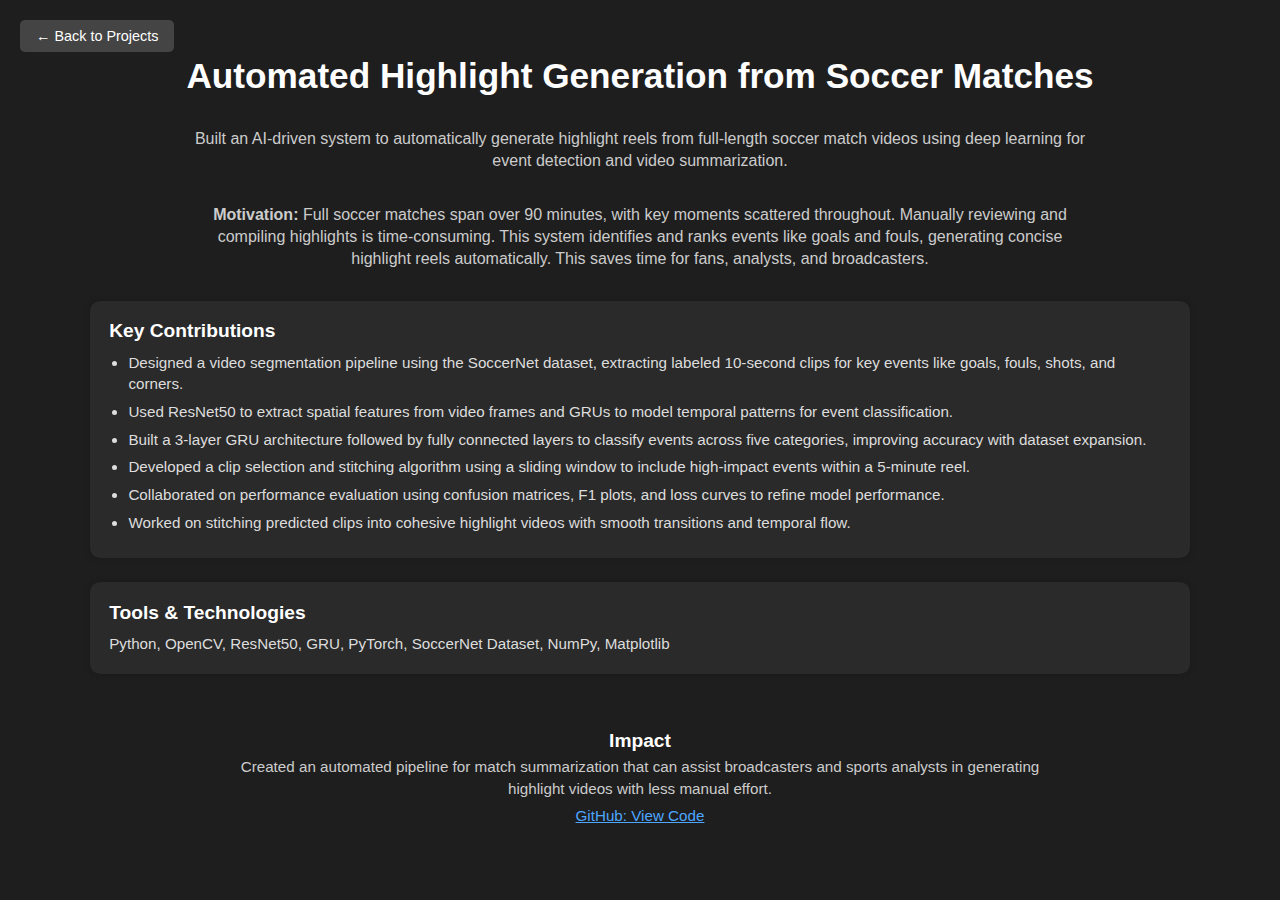
<file: project4.html>
<!DOCTYPE html>
<html lang="en">
<head>
  <meta charset="UTF-8" />
  <meta name="viewport" content="width=device-width, initial-scale=1.0"/>
  <title>Automated Highlight Generation</title>
  <style>
    body {
      margin: 0;
      padding: 0;
      background-color: #1e1e1e;
      font-family: 'Segoe UI', sans-serif;
      color: #fff;
    }

    .container {
      max-width: 1100px;
      margin: 0 auto;
      padding: 2rem 1rem;
      display: flex;
      flex-direction: column;
      gap: 1.5rem;
    }

        .back-button {
  position: absolute;
  top: 20px;
  left: 20px;
  background-color: #444;
  color: white;
  padding: 0.5rem 1rem;
  border-radius: 5px;
  text-decoration: none;
  font-size: 0.9rem;
  z-index: 999;
  transition: background-color 0.3s ease;
}

.back-button:hover {
  background-color: #666;
}


    .title {
      text-align: center;
    }

    .title h1 {
      font-size: 2.2rem;
      font-weight: 700;
      margin-bottom: 0.5rem;
    }

    .title p {
      font-size: 1rem;
      color: #ccc;
      margin: 0.4rem auto;
      line-height: 1.4;
      max-width: 900px;
    }

    .section-boxes {
      display: flex;
      flex-wrap: wrap;
      gap: 1.5rem;
      justify-content: space-between;
    }

    .box {
      flex: 1 1 48%;
      background-color: #2a2a2a;
      border-radius: 10px;
      padding: 1.2rem;
      box-shadow: 0 0 6px rgba(0,0,0,0.2);
    }

    .box h2 {
      margin: 0 0 0.6rem 0;
      font-size: 1.2rem;
    }

    .box ul,
    .box p {
      color: #ddd;
      font-size: 0.95rem;
      line-height: 1.4;
      margin: 0;
    }

    .box ul {
      padding-left: 1.2rem;
    }

    .box ul li {
      margin-bottom: 0.4rem;
    }

    .impact {
      text-align: center;
      margin-top: 1rem;
    }

    .impact h2 {
      font-size: 1.2rem;
      margin-bottom: 0.3rem;
    }

    .impact p {
      font-size: 0.95rem;
      color: #ccc;
      max-width: 850px;
      margin: 0 auto;
      line-height: 1.4;
    }

    .github-link {
      color: #4da6ff;
      text-decoration: underline;
      display: inline-block;
      margin-top: 0.5rem;
      font-size: 0.95rem;
    }

    @media (max-width: 768px) {
      .section-boxes {
        flex-direction: column;
      }

      .box {
        flex: 1 1 100%;
      }
    }
  </style>
</head>
<body>
  <div class="container">
    <div class="title">
      <h1>Automated Highlight Generation from Soccer Matches</h1>
      <br/>
      <p>Built an AI-driven system to automatically generate highlight reels from full-length soccer match videos using deep learning for event detection and video summarization.</p>
      <br/>
      <p><strong>Motivation:</strong> Full soccer matches span over 90 minutes, with key moments scattered throughout. Manually reviewing and compiling highlights is time-consuming. This system identifies and ranks events like goals and fouls, generating concise highlight reels automatically. This saves time for fans, analysts, and broadcasters.</p>
    </div>

    <div class="section-boxes">
      <div class="box">
        <h2>Key Contributions</h2>
        <ul>
          <li>Designed a video segmentation pipeline using the SoccerNet dataset, extracting labeled 10-second clips for key events like goals, fouls, shots, and corners.</li>
          <li>Used ResNet50 to extract spatial features from video frames and GRUs to model temporal patterns for event classification.</li>
          <li>Built a 3-layer GRU architecture followed by fully connected layers to classify events across five categories, improving accuracy with dataset expansion.</li>
          <li>Developed a clip selection and stitching algorithm using a sliding window to include high-impact events within a 5-minute reel.</li>
          <li>Collaborated on performance evaluation using confusion matrices, F1 plots, and loss curves to refine model performance.</li>
          <li>Worked on stitching predicted clips into cohesive highlight videos with smooth transitions and temporal flow.</li>
        </ul>
      </div>

      <div class="box">
        <h2>Tools & Technologies</h2>
        <p>Python, OpenCV, ResNet50, GRU, PyTorch, SoccerNet Dataset, NumPy, Matplotlib</p>
      </div>
    </div>

    <div class="impact">
      <h2>Impact</h2>
      <p>
        Created an automated pipeline for match summarization that can assist broadcasters and sports analysts in generating highlight videos with less manual effort.
      </p>
      <a class="github-link" href="https://github.com/aatmaj28/Soccer-Highlight-Generation" target="_blank">GitHub: View Code</a>
    </div>
  </div>

   <div class="back-button-container">
  <a href="index.html#projects" class="back-button">← Back to Projects</a>
<script src="script.js"></script>
</body>
</html>
</file>
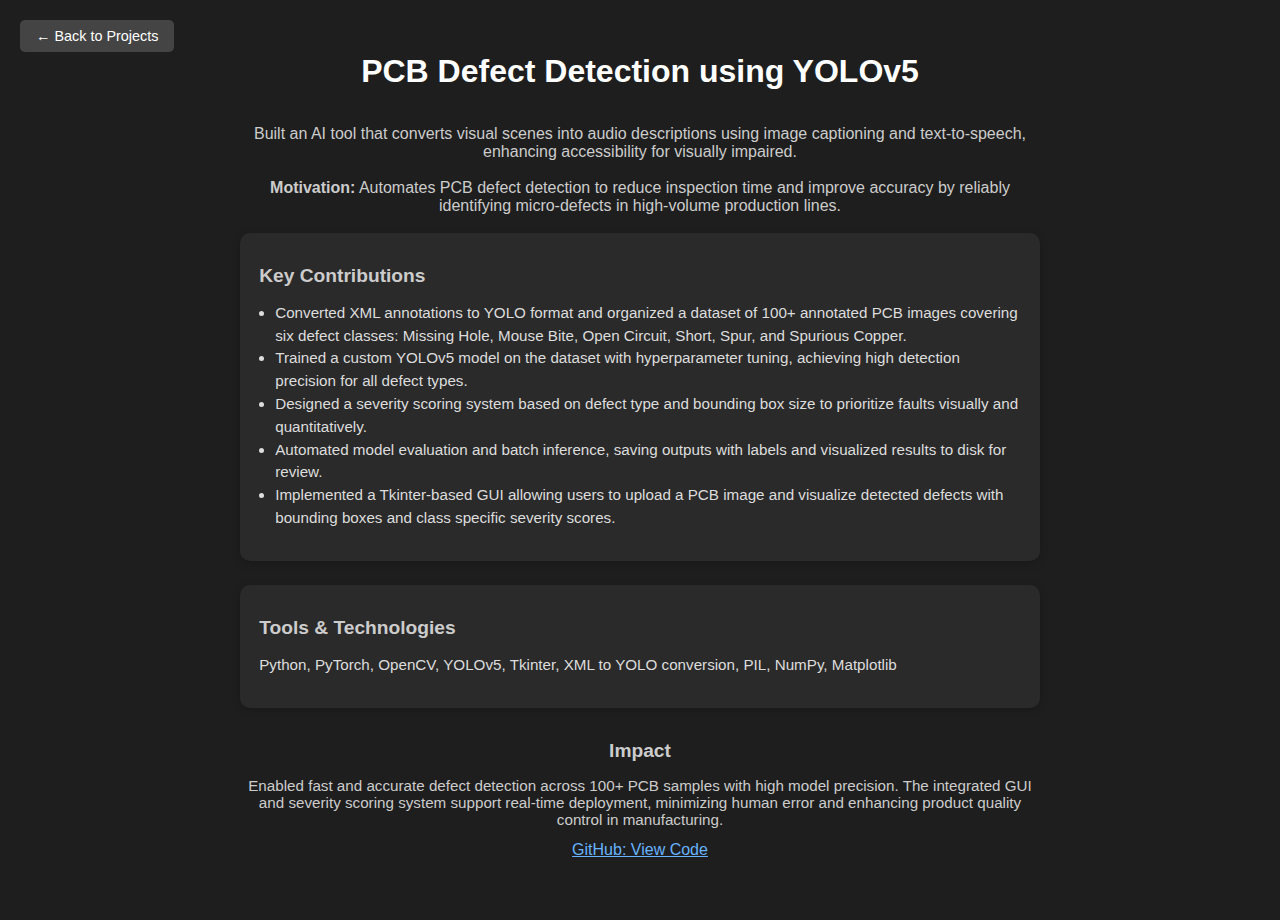
<file: project5.html>
<!DOCTYPE html>
<html lang="en">
<head>
  <meta charset="UTF-8" />
  <meta name="viewport" content="width=device-width, initial-scale=1.0"/>
  <title>Fetal Health Risk Prediction</title>
  <style>
    body {
      margin: 0;
      padding: 0;
      font-family: 'Segoe UI', Tahoma, Geneva, Verdana, sans-serif;
      background-color: #1e1e1e;
      color: white;
    }

    .container {
      max-width: 1100px;
      margin: 0 auto;
      padding: 2rem 1rem;
      display: flex;
      flex-direction: column;
      align-items: center;
    }

    .back-button {
  position: absolute;
  top: 20px;
  left: 20px;
  background-color: #444;
  color: white;
  padding: 0.5rem 1rem;
  border-radius: 5px;
  text-decoration: none;
  font-size: 0.9rem;
  z-index: 999;
  transition: background-color 0.3s ease;
}

.back-button:hover {
  background-color: #666;
}


    .title {
      text-align: center;
      margin-bottom: 0.8rem;
    }

    .title h1 {
      font-size: 2rem;
      font-weight: bold;
    }

    .overview {
      text-align: center;
      max-width: 800px;
      font-size: 1rem;
      color: #ccc;
      margin-bottom: 1.8rem;
    }

    .boxes {
      display: flex;
      flex-wrap: wrap;
      gap: 1.5rem;
      justify-content: center;
      width: 100%;
    }

    .box {
  flex: 1 1 48%;
  background-color: #2a2a2a;
  border-radius: 10px;
  padding: 1rem 1.2rem;
  box-shadow: 0 2px 8px rgba(0,0,0,0.2);
  text-align: left; }


    .box h2 {
      font-size: 1.2rem;
      margin-bottom: 0.8rem;
    }

    .box ul {
      padding-left: 1rem;
      font-size: 0.95rem;
      line-height: 1.5;
      color: #ddd;
    }

    .box p {
      font-size: 0.95rem;
      line-height: 1.5;
      color: #ddd;
    }

    .impact {
      margin-top: 2rem;
      text-align: center;
      max-width: 900px;
    }

    .impact h2 {
      font-size: 1.2rem;
      margin-bottom: 0.5rem;
    }

    .impact p {
      font-size: 0.95rem;
      color: #ccc;
      margin-bottom: 0.8rem;
    }

    .impact a {
      color: #66b3ff;
      font-weight: 500;
      text-decoration: underline;
    }

    @media (max-width: 768px) {
      .boxes {
        flex-direction: column;
      }

      .box {
        flex: 1 1 100%;
      }
    }
  </style>
</head>
<body>
  <div class="container">
    <div class="title">
      <h1>PCB Defect Detection using YOLOv5</h1>
    </div>
    <div class="overview">
      Built an AI tool that converts visual scenes into audio descriptions using image captioning and text-to-speech, enhancing accessibility for visually impaired.
      <br/>
      <br>
    <div class="motivation">
      <strong>Motivation:</strong> Automates PCB defect detection to reduce inspection time and improve accuracy by reliably identifying micro-defects in high-volume production lines.
    </div>
    <br/>
    <div class="boxes">
      <div class="box">
        <h2>Key Contributions</h2>
        <ul>
          <li>Converted XML annotations to YOLO format and organized a dataset of 100+ annotated PCB images covering six defect classes: Missing Hole, Mouse Bite, Open Circuit, Short, Spur, and Spurious Copper.</li>
          <li>Trained a custom YOLOv5 model on the dataset with hyperparameter tuning, achieving high detection precision for all defect types.</li>
          <li>Designed a severity scoring system based on defect type and bounding box size to prioritize faults visually and quantitatively.</li>
          <li>Automated model evaluation and batch inference, saving outputs with labels and visualized results to disk for review.</li>
          <li>Implemented a Tkinter-based GUI allowing users to upload a PCB image and visualize detected defects with bounding boxes and class specific severity scores.</li>
        </ul>
      </div>

      <div class="box">
        <h2>Tools & Technologies</h2>
        <p>
          Python, PyTorch, OpenCV, YOLOv5, Tkinter, XML to YOLO conversion, PIL, NumPy, Matplotlib
        </p>
      </div>
    </div>

    <div class="impact">
      <h2>Impact</h2>
      <p>
       Enabled fast and accurate defect detection across 100+ PCB samples with high model precision. The integrated GUI and severity scoring system support real-time deployment, minimizing human error and enhancing product quality control in manufacturing.
      </p>
      <a href="https://github.com/Deva9102/PCB_DefectDetection">GitHub: View Code</a>
    </div>
  </div>

  <div class="back-button-container">
  <a href="index.html#projects" class="back-button">← Back to Projects</a>

</div>

</body>
</html>
</file>
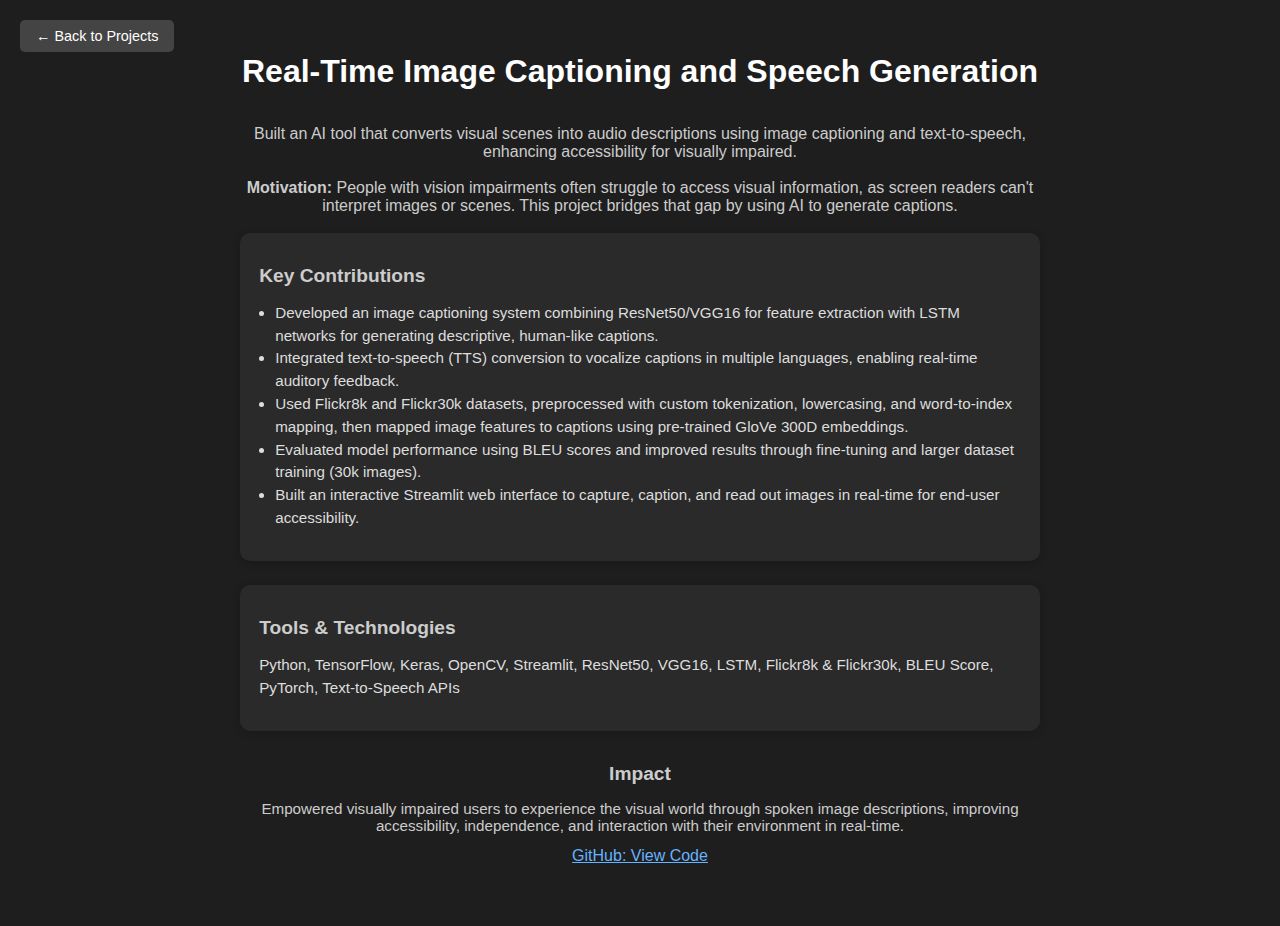
<file: project6.html>
<!DOCTYPE html>
<html lang="en">
<head>
  <meta charset="UTF-8" />
  <meta name="viewport" content="width=device-width, initial-scale=1.0"/>
  <title>Fetal Health Risk Prediction</title>
  <style>
    body {
      margin: 0;
      padding: 0;
      font-family: 'Segoe UI', Tahoma, Geneva, Verdana, sans-serif;
      background-color: #1e1e1e;
      color: white;
    }

    .container {
      max-width: 1100px;
      margin: 0 auto;
      padding: 2rem 1rem;
      display: flex;
      flex-direction: column;
      align-items: center;
    }

    .back-button {
  position: absolute;
  top: 20px;
  left: 20px;
  background-color: #444;
  color: white;
  padding: 0.5rem 1rem;
  border-radius: 5px;
  text-decoration: none;
  font-size: 0.9rem;
  z-index: 999;
  transition: background-color 0.3s ease;
}

.back-button:hover {
  background-color: #666;
}


    .title {
      text-align: center;
      margin-bottom: 0.8rem;
    }

    .title h1 {
      font-size: 2rem;
      font-weight: bold;
    }

    .overview {
      text-align: center;
      max-width: 800px;
      font-size: 1rem;
      color: #ccc;
      margin-bottom: 1.8rem;
    }

    .boxes {
      display: flex;
      flex-wrap: wrap;
      gap: 1.5rem;
      justify-content: center;
      width: 100%;
    }

    .box {
  flex: 1 1 48%;
  background-color: #2a2a2a;
  border-radius: 10px;
  padding: 1rem 1.2rem;
  box-shadow: 0 2px 8px rgba(0,0,0,0.2);
  text-align: left; }


    .box h2 {
      font-size: 1.2rem;
      margin-bottom: 0.8rem;
    }

    .box ul {
      padding-left: 1rem;
      font-size: 0.95rem;
      line-height: 1.5;
      color: #ddd;
    }

    .box p {
      font-size: 0.95rem;
      line-height: 1.5;
      color: #ddd;
    }

    .impact {
      margin-top: 2rem;
      text-align: center;
      max-width: 900px;
    }

    .impact h2 {
      font-size: 1.2rem;
      margin-bottom: 0.5rem;
    }

    .impact p {
      font-size: 0.95rem;
      color: #ccc;
      margin-bottom: 0.8rem;
    }

    .impact a {
      color: #66b3ff;
      font-weight: 500;
      text-decoration: underline;
    }

    @media (max-width: 768px) {
      .boxes {
        flex-direction: column;
      }

      .box {
        flex: 1 1 100%;
      }
    }
  </style>
</head>
<body>
  <div class="container">
    <div class="title">
      <h1>Real-Time Image Captioning and Speech Generation</h1>
    </div>
    <div class="overview">
      Built an AI tool that converts visual scenes into audio descriptions using image captioning and text-to-speech, enhancing accessibility for visually impaired.
      <br/>
      <br>
    <div class="motivation">
      <strong>Motivation:</strong> People with vision impairments often struggle to access visual information, as screen readers can't interpret images or scenes. This project bridges that gap by using AI to generate captions.
    </div>
    <br/>
    <div class="boxes">
      <div class="box">
        <h2>Key Contributions</h2>
        <ul>
          <li>Developed an image captioning system combining ResNet50/VGG16 for feature extraction with LSTM networks for generating descriptive, human-like captions.</li>
          <li>Integrated text-to-speech (TTS) conversion to vocalize captions in multiple languages, enabling real-time auditory feedback.</li>
          <li>Used Flickr8k and Flickr30k datasets, preprocessed with custom tokenization, lowercasing, and word-to-index mapping, then mapped image features to captions using pre-trained GloVe 300D embeddings.</li>
          <li>Evaluated model performance using BLEU scores and improved results through fine-tuning and larger dataset training (30k images).</li>
          <li>Built an interactive Streamlit web interface to capture, caption, and read out images in real-time for end-user accessibility.</li>
        </ul>
      </div>

      <div class="box">
        <h2>Tools & Technologies</h2>
        <p>
          Python, TensorFlow, Keras, OpenCV, Streamlit, ResNet50, VGG16, LSTM, Flickr8k & Flickr30k, BLEU Score, PyTorch, Text-to-Speech APIs
        </p>
      </div>
    </div>

    <div class="impact">
      <h2>Impact</h2>
      <p>
        Empowered visually impaired users to experience the visual world through spoken image descriptions, improving accessibility, independence, and interaction with their environment in real-time.
      </p>
      <a href="https://github.com/Deva9102/Real-Time-Image-Captioning-and-Speech-Generation/tree/main">GitHub: View Code</a>
    </div>
  </div>

  <div class="back-button-container">
  <a href="index.html#projects" class="back-button">← Back to Projects</a>



<script src="script.js"></script>
</body>
</html>
</file>
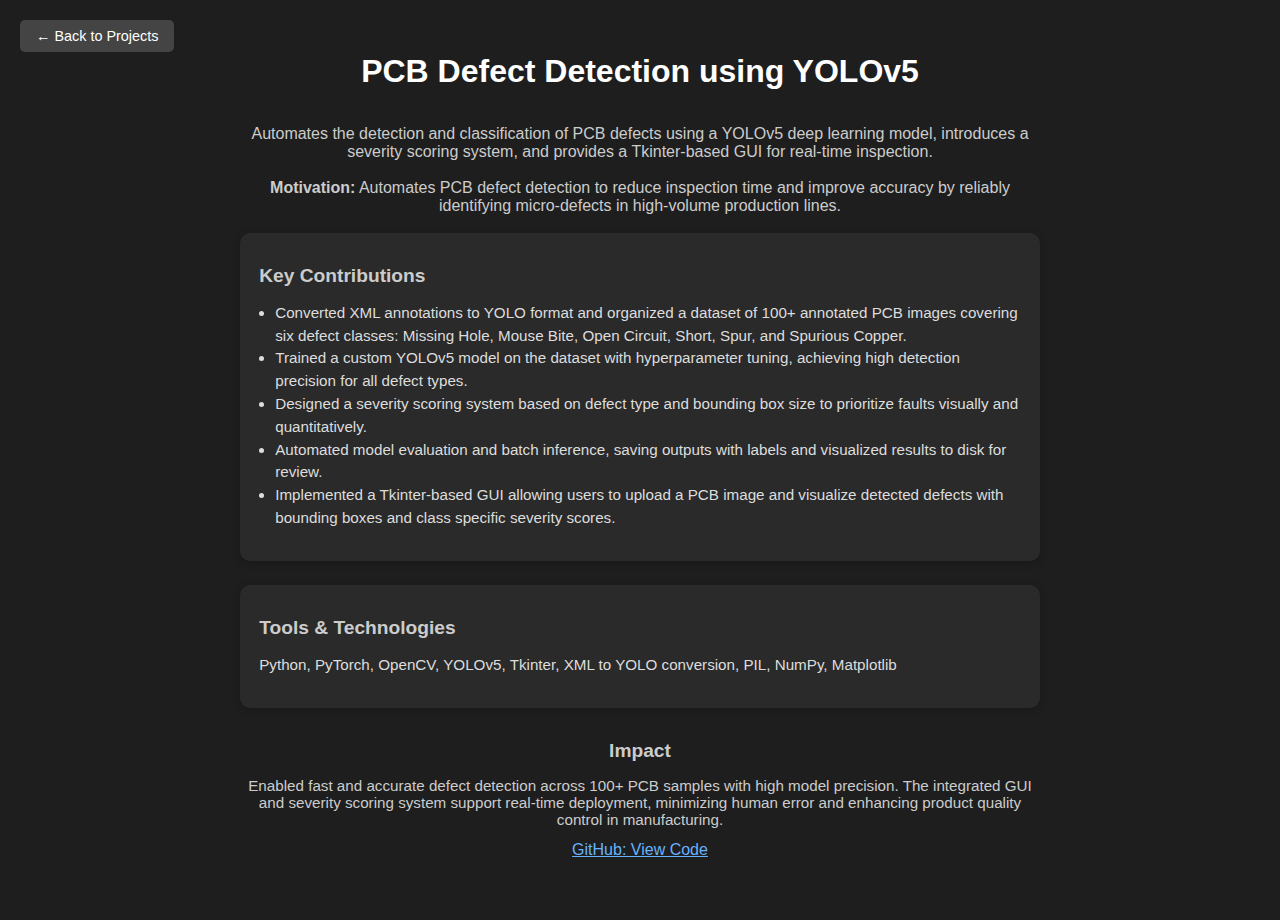
<file: project7.html>
<!DOCTYPE html>
<html lang="en">
<head>
  <meta charset="UTF-8" />
  <meta name="viewport" content="width=device-width, initial-scale=1.0"/>
  <title>PCB Defect Detection using YOLOv5</title>
  <style>
    body {
      margin: 0;
      padding: 0;
      font-family: 'Segoe UI', Tahoma, Geneva, Verdana, sans-serif;
      background-color: #1e1e1e;
      color: white;
    }

    .container {
      max-width: 1100px;
      margin: 0 auto;
      padding: 2rem 1rem;
      display: flex;
      flex-direction: column;
      align-items: center;
    }

    .back-button {
  position: absolute;
  top: 20px;
  left: 20px;
  background-color: #444;
  color: white;
  padding: 0.5rem 1rem;
  border-radius: 5px;
  text-decoration: none;
  font-size: 0.9rem;
  z-index: 999;
  transition: background-color 0.3s ease;
}

.back-button:hover {
  background-color: #666;
}


    .title {
      text-align: center;
      margin-bottom: 0.8rem;
    }

    .title h1 {
      font-size: 2rem;
      font-weight: bold;
    }

    .overview {
      text-align: center;
      max-width: 800px;
      font-size: 1rem;
      color: #ccc;
      margin-bottom: 1.8rem;
    }

    .boxes {
      display: flex;
      flex-wrap: wrap;
      gap: 1.5rem;
      justify-content: center;
      width: 100%;
    }

    .box {
  flex: 1 1 48%;
  background-color: #2a2a2a;
  border-radius: 10px;
  padding: 1rem 1.2rem;
  box-shadow: 0 2px 8px rgba(0,0,0,0.2);
  text-align: left; }


    .box h2 {
      font-size: 1.2rem;
      margin-bottom: 0.8rem;
    }

    .box ul {
      padding-left: 1rem;
      font-size: 0.95rem;
      line-height: 1.5;
      color: #ddd;
    }

    .box p {
      font-size: 0.95rem;
      line-height: 1.5;
      color: #ddd;
    }

    .impact {
      margin-top: 2rem;
      text-align: center;
      max-width: 900px;
    }

    .impact h2 {
      font-size: 1.2rem;
      margin-bottom: 0.5rem;
    }

    .impact p {
      font-size: 0.95rem;
      color: #ccc;
      margin-bottom: 0.8rem;
    }

    .impact a {
      color: #66b3ff;
      font-weight: 500;
      text-decoration: underline;
    }

    @media (max-width: 768px) {
      .boxes {
        flex-direction: column;
      }

      .box {
        flex: 1 1 100%;
      }
    }
  </style>
</head>
<body>
  <div class="container">
    <div class="title">
      <h1>PCB Defect Detection using YOLOv5</h1>
    </div>
    <div class="overview">
    Automates the detection and classification of PCB defects using a YOLOv5 deep learning model, introduces a severity scoring system, and provides a Tkinter-based GUI for real-time inspection.
    <br/>
    <br>
    <div class="motivation">
      <strong>Motivation:</strong> Automates PCB defect detection to reduce inspection time and improve accuracy by reliably identifying micro-defects in high-volume production lines.
    </div>
    <br/>
    <div class="boxes">
      <div class="box">
        <h2>Key Contributions</h2>
        <ul>
          <li>Converted XML annotations to YOLO format and organized a dataset of 100+ annotated PCB images covering six defect classes: Missing Hole, Mouse Bite, Open Circuit, Short, Spur, and Spurious Copper.</li>
          <li>Trained a custom YOLOv5 model on the dataset with hyperparameter tuning, achieving high detection precision for all defect types.</li>
          <li>Designed a severity scoring system based on defect type and bounding box size to prioritize faults visually and quantitatively.</li>
          <li>Automated model evaluation and batch inference, saving outputs with labels and visualized results to disk for review.</li>
          <li>Implemented a Tkinter-based GUI allowing users to upload a PCB image and visualize detected defects with bounding boxes and class specific severity scores.</li>
        </ul>
      </div>

      <div class="box">
        <h2>Tools & Technologies</h2>
        <p>
          Python, PyTorch, OpenCV, YOLOv5, Tkinter, XML to YOLO conversion, PIL, NumPy, Matplotlib
        </p>
      </div>
    </div>

    <div class="impact">
      <h2>Impact</h2>
      <p>
       Enabled fast and accurate defect detection across 100+ PCB samples with high model precision. The integrated GUI and severity scoring system support real-time deployment, minimizing human error and enhancing product quality control in manufacturing.
      </p>
      <a href="https://github.com/Deva9102/PCB_DefectDetection">GitHub: View Code</a>
    </div>
  </div>

  <div class="back-button-container">
  <a href="index.html#projects" class="back-button">← Back to Projects</a>



<script src="script.js"></script>
</body>
</html>
</file>
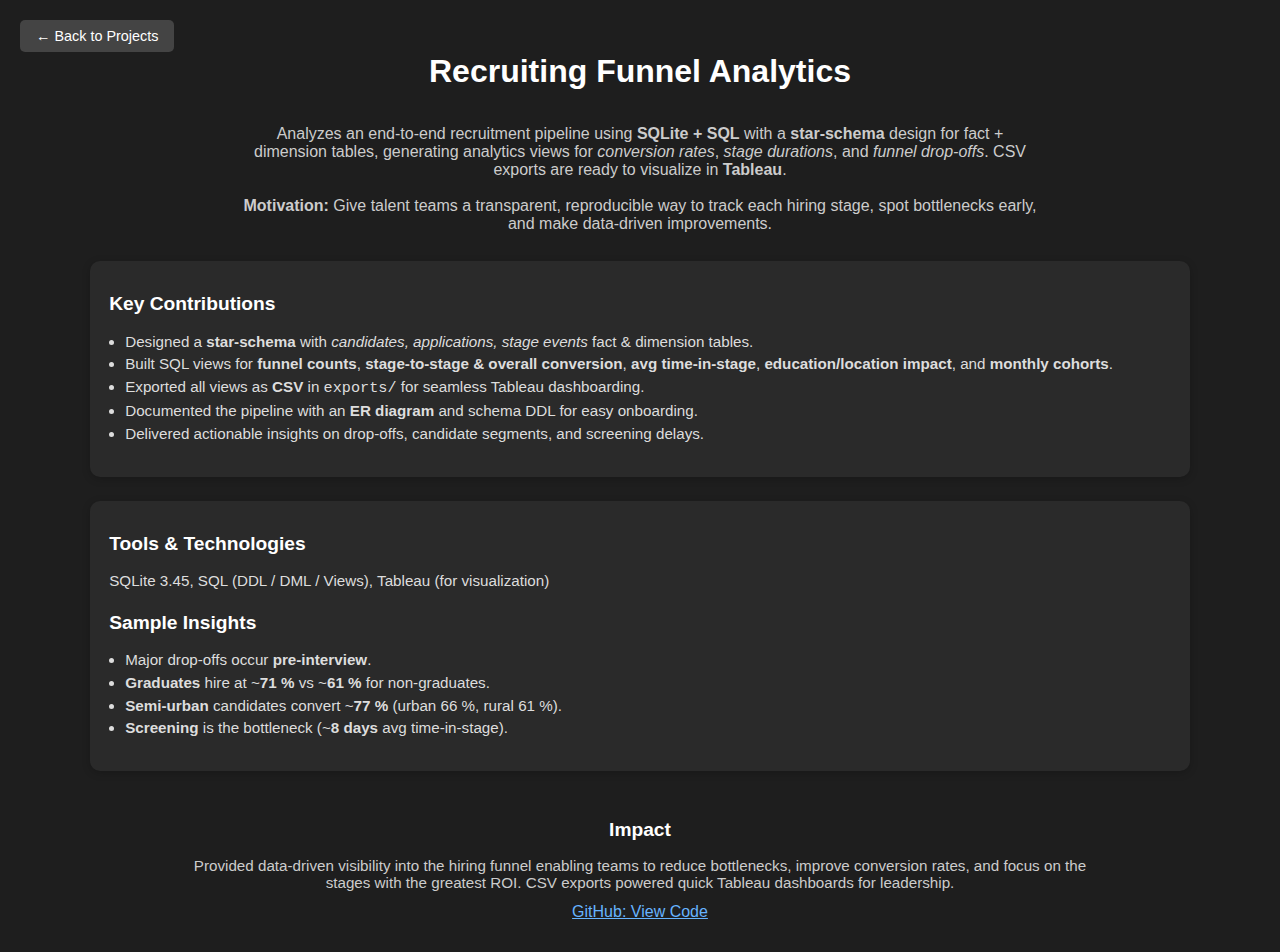
<file: project8.html>
<!DOCTYPE html>
<html lang="en">
<head>
  <meta charset="UTF-8" />
  <meta name="viewport" content="width=device-width, initial-scale=1.0"/>
  <title>Recruiting Funnel Analytics</title>
  <style>
    body {
      margin: 0;
      padding: 0;
      font-family: 'Segoe UI', Tahoma, Geneva, Verdana, sans-serif;
      background-color: #1e1e1e;
      color: white;
    }

    .container {
      max-width: 1100px;
      margin: 0 auto;
      padding: 2rem 1rem;
      display: flex;
      flex-direction: column;
      align-items: center;
    }

    .back-button {
      position: absolute;
      top: 20px;
      left: 20px;
      background-color: #444;
      color: white;
      padding: 0.5rem 1rem;
      border-radius: 5px;
      text-decoration: none;
      font-size: 0.9rem;
      z-index: 999;
      transition: background-color 0.3s ease;
    }
    .back-button:hover { background-color: #666; }

    .title { text-align: center; margin-bottom: 0.8rem; }
    .title h1 { font-size: 2rem; font-weight: bold; }

    .overview {
      text-align: center;
      max-width: 800px;
      font-size: 1rem;
      color: #ccc;
      margin-bottom: 1.8rem;
    }

    .boxes {
      display: flex;
      flex-wrap: wrap;
      gap: 1.5rem;
      justify-content: center;
      width: 100%;
    }

    .box {
      flex: 1 1 48%;
      background-color: #2a2a2a;
      border-radius: 10px;
      padding: 1rem 1.2rem;
      box-shadow: 0 2px 8px rgba(0,0,0,0.2);
      text-align: left;
    }

    .box h2 { font-size: 1.2rem; margin-bottom: 0.8rem; }
    .box ul {
      padding-left: 1rem;
      font-size: 0.95rem;
      line-height: 1.5;
      color: #ddd;
    }
    .box p {
      font-size: 0.95rem;
      line-height: 1.5;
      color: #ddd;
    }

    .impact {
      margin-top: 2rem;
      text-align: center;
      max-width: 900px;
    }
    .impact h2 { font-size: 1.2rem; margin-bottom: 0.5rem; }
    .impact p  { font-size: 0.95rem; color: #ccc; margin-bottom: 0.8rem; }
    .impact a  { color: #66b3ff; font-weight: 500; text-decoration: underline; }

    @media (max-width: 768px) {
      .boxes { flex-direction: column; }
      .box   { flex: 1 1 100%; }
    }
  </style>
</head>
<body>
  <div class="container">
    <div class="title">
      <h1>Recruiting Funnel Analytics</h1>
    </div>

    <div class="overview">
      Analyzes an end-to-end recruitment pipeline using <strong>SQLite + SQL</strong> with a
      <strong>star-schema</strong> design for fact + dimension tables, generating
      analytics views for <em>conversion rates</em>, <em>stage durations</em>, and
      <em>funnel drop-offs</em>. CSV exports are ready to visualize in <strong>Tableau</strong>.
      <br/><br/>
      <div class="motivation">
        <strong>Motivation:</strong> Give talent teams a transparent, reproducible way
        to track each hiring stage, spot bottlenecks early, and make data-driven
        improvements.
      </div>
    </div>

    <div class="boxes">
      <div class="box">
        <h2>Key Contributions</h2>
        <ul>
          <li>Designed a <strong>star-schema</strong> with <em>candidates, applications, stage events</em> fact &amp; dimension tables.</li>
          <li>Built SQL views for <strong>funnel counts</strong>, <strong>stage-to-stage &amp; overall conversion</strong>, <strong>avg time-in-stage</strong>, <strong>education/location impact</strong>, and <strong>monthly cohorts</strong>.</li>
          <li>Exported all views as <strong>CSV</strong> in <code>exports/</code> for seamless Tableau dashboarding.</li>
          <li>Documented the pipeline with an <strong>ER diagram</strong> and schema DDL for easy onboarding.</li>
          <li>Delivered actionable insights on drop-offs, candidate segments, and screening delays.</li>
        </ul>
      </div>

      <div class="box">
        <h2>Tools &amp; Technologies</h2>
        <p>
          SQLite 3.45, SQL (DDL / DML / Views), Tableau (for visualization)
        </p>
        <h2 style="margin-top:1.2rem;">Sample Insights</h2>
        <ul>
          <li>Major drop-offs occur <strong>pre-interview</strong>.</li>
          <li><strong>Graduates</strong> hire at ~<strong>71 %</strong> vs ~<strong>61 %</strong> for non-graduates.</li>
          <li><strong>Semi-urban</strong> candidates convert ~<strong>77 %</strong> (urban 66 %, rural 61 %).</li>
          <li><strong>Screening</strong> is the bottleneck (~<strong>8 days</strong> avg time-in-stage).</li>
        </ul>
      </div>
    </div>

    <div class="impact">
      <h2>Impact</h2>
      <p>
        Provided data-driven visibility into the hiring funnel enabling teams to
        reduce bottlenecks, improve conversion rates, and focus on the stages with the
        greatest ROI. CSV exports powered quick Tableau dashboards for leadership.
      </p>
      <a href="https://github.com/Deva9102/recruiting_funnel/tree/main">GitHub: View Code</a>
    </div>
  </div>

  <div class="back-button-container">
    <a href="index.html#projects" class="back-button">← Back to Projects</a>
  </div>

  <script src="script.js"></script>
</body>
</html>
</file>
<file: style.css>
/* Style */

@import url('https://fonts.googleapis.com/css2?family=Roboto:ital,wght@0,100..900;1,100..900&display=swap');


*{
    margin: 0;
    padding: 0;

}

body{
    font-family: "Roboto", sans-serif;
}

html{
    scroll-behavior: smooth;
}

p{
    color: rgb(85, 85, 85);
}

/* TRANSITION */

a,
.btn {
  transition: all 300ms ease;
}

/* DESKTOP NAV */

nav,
.nav-links {
  display: flex;
}

nav {
  justify-content: space-around;
  align-items: center;
  height: 17vh;
}

.nav-links {
  gap: 2rem;
  list-style: none;
  font-size: 1.5rem;
}

a {
  color: black;
  text-decoration: none;
  text-decoration-color: white;
}

a:hover {
  color: grey;
  text-decoration: underline;
  text-underline-offset: 1rem;
  text-decoration-color: rgb(181, 181, 181);
}

.logo {
  font-size: 2rem;
}

.logo:hover {
  cursor: default;
}

/* HAMBURGER MENU */

#hamburger-nav {
  display: none;
}

.hamburger-menu {
  position: relative;
  display: inline-block;
}

.hamburger-icon {
  display: flex;
  flex-direction: column;
  justify-content: space-between;
  height: 24px;
  width: 30px;
  cursor: pointer;
}

.hamburger-icon span {
  width: 100%;
  height: 2px;
  background-color: black;
  transition: all 0.3 ease-in-out;
}

.menu-links {
  position: absolute;
  top: 100%;
  right: 0;
  background-color: white;
  width: fit-content;
  max-height: 0;
  overflow: hidden;
  transition: all 0.3 ease-in-out;
}

.menu-links a {
  display: block;
  padding: 10px;
  text-align: center;
  font-size: 1.5rem;
  color: black;
  text-decoration: none;
  transition: all 0.3 ease-in-out;
}

.menu-links li {
  list-style: none;
}

.menu-links.open {
  max-height: 300px;
}

.hamburger-icon.open span:first-child {
  transform: rotate(45deg) translate(10px, 5px);
}

.hamburger-icon.open span:nth-child(2) {
  opacity: 0;
}

.hamburger-icon.open span:last-child {
  transform: rotate(-45deg) translate(10px, -5px);
}

.hamburger-icon span:first-child {
  transform: none;
}

.hamburger-icon span:first-child {
  opacity: 1;
}

.hamburger-icon span:first-child {
  transform: none;
}

/* SECTIONS */

.intro-heading {
  width: 100%;
  text-align: center;
  margin-bottom: 1rem;
}

.intro-heading p {
  font-weight: 600;
  font-size: 1.1rem;
  color: #333;
}

.intro-heading h1 {
  font-size: 2.5rem;
  font-weight: 800;
  color: black;
}


section {
  padding-top: 4vh;
  height: 96vh;
  margin: 0 10rem;
  box-sizing: border-box;
  min-height: fit-content;
}

.section__pic-container {
  display: flex;
  height: 380px;
  width: 380px;
  margin: auto 0;
  transform: translateY(-20px);
}

.section__text {
  align-self: center;
  text-align: left;
  max-width: 700px;
  margin: 0 auto;
}


.welcome-line {
  font-weight: 700;
  color: black;
  font-size: 1.4rem; 
  margin-bottom: 1rem;
  text-align: center;
}

.section__intro {
  font-size: 1.1rem;
  color: #333;
  line-height: 1.7;
  max-width: 700px;
  margin: 1.5rem auto;
  text-align: justify;
  text-justify: inter-word;
}



.section-container {
  display: flex;
}

.section__intro p {
  margin-bottom: 1rem;
}

/* PROFILE SECTION */

#profile {
  display: flex;
  justify-content: center;
  gap: 2rem;
  margin-top: -80px;
}

/* .section__pic-container {
  display: flex;
  height: 400px;
  width: 400px;
  margin: auto 0;
}

.section__pic-container img {
  width: 100%;
  height: 100%;
  object-fit: cover;
  border-radius: 50%;
  box-shadow: 0 4px 12px rgba(0, 0, 0, 0.2);
  transition: transform 0.3s ease;
} */

.section__pic-container img:hover {
  transform: scale(1.05);
}

.section__text {
  align-self: center;
  text-align: center;
}

.section__text p {
  font-weight: 600;
}

.section__text__p1 {
  text-align: center;
}

.section__text__p2 {
  font-size: 1.75rem;
  margin-bottom: 1rem;
}

.title {
  font-size: 3rem;
  text-align: center;
}

#socials-container {
  display: flex;
  justify-content: center;
  margin-top: 1rem;
  gap: 1rem;
}

/* ICONS */

.icon {
  cursor: pointer;
  height: 2rem;
}

/* BUTTONS */

.btn-container {
  display: flex;
  justify-content: center;
  gap: 1rem;
}

.btn {
  font-weight: 600;
  font-size: 1.1rem;
  transition: all 300ms ease;
  padding: 1rem;
  width: 9rem;
  border-radius: 2rem;
}


.btn-color-1,
.btn-color-2 {
  border: rgb(53, 53, 53) 0.1rem solid;
}

.btn-color-1:hover,
.btn-color-2:hover {
  cursor: pointer;
}

.btn-color-1,
.btn-color-2:hover {
  background: rgb(53, 53, 53);
  color: white;
}

.btn-color-1:hover {
  background: rgb(0, 0, 0);
}

.btn-color-2 {
  background: none;
}

.btn-color-2:hover {
  border: rgb(255, 255, 255) 0.1rem solid;
}

.btn-container {
  gap: 1rem;
}

/* ABOUT SECTION */

#about {
  position: relative;
}

.about-containers {
  gap: 2rem;
  margin-bottom: 2rem;
  margin-top: 2rem;
}

.about-details-container {
  display: flex;
  flex-direction: column;
  align-items: center;
  gap: 1.5rem;
  max-width: 900px;
  padding: 0 2rem;
}


.about-containers,
.about-details-container {
  display: flex;
}

.about-pic {
  border-radius: 2rem;
}

.arrow {
  position: relative;
  right: 0;
  bottom: -1.5rem;
  display: block;
  margin: 0 auto;
}


.details-container {
  padding: 1.5rem;
  flex: 1;
  background: white;
  border-radius: 2rem;
  border: rgb(53, 53, 53) 0.1rem solid;
  border-color: rgb(163, 163, 163);
  text-align: center;
}

.section-container {
  display: flex;
  flex-direction: column;
  align-items: center;
  gap: 2rem;
  padding: 2rem 0;
}

section {
  padding-top: 4vh;
  margin: 0 10rem;
  box-sizing: border-box;
  min-height: fit-content;
}



.section__pic-container {
  height: 400px;
  width: 400px;
  margin: auto 0;
}

.text-container p {
  text-align: justify;
  font-size: 1.05rem;
  color: rgb(70, 70, 70);
  line-height: 1.6;
  max-width: 700px;
}

.extra-info {
  display: none;
  font-size: 0.95rem;
  margin-top: 0.5rem;
  color: #444;
}

.details-container:hover .extra-info {
  display: block;
}

.about-tabs {
  display: flex;
  justify-content: center;
  gap: 2rem;
  margin: 2rem 0;
}

.tab {
  cursor: pointer;
  transition: transform 0.2s ease;
}

.tab:hover {
  transform: scale(1.03);
}

.tab-content {
  display: flex;
  justify-content: center;
  align-items: flex-start;
  gap: 2rem;
  width: 100%;
  max-width: 1200px;
  margin: 0 auto;
  padding: 1.5rem;
  box-sizing: border-box;
}

.details-container p {
  font-size: 1rem;
  line-height: 1.6;
  color: #444;
  margin: 0.5rem 0;
}

.details-container em {
  font-style: italic;
  color: #666;
}

.education-columns {
  display: flex;
  flex-direction: row; 
  justify-content: center; 
  gap: 2rem;                 
  flex-wrap: nowrap;
}


.education-box {
  flex: 1 1 45%;
  max-width: 500px;
  background: #fafafa;
  border-radius: 1rem;
  border: 1px solid #ccc;
  padding: 1.5rem;
  box-shadow: 0 2px 6px rgba(0, 0, 0, 0.05);
}


.education-box h3 {
  font-size: 1.4rem;
  margin-bottom: 1rem;
  text-align: center;
}


.education-box ul {
  margin-left: 1.2rem;
  padding-left: 0.5rem;
  line-height: 1.6;
} 

/* EXPERIENCE SECTION */


.timeline {
  display: flex;
  flex-direction: column;
  gap: 2.5rem;
  margin: 4rem 0;
}

.timeline-item {
  display: flex;
  flex-direction: row;
  justify-content: space-between;
  align-items: flex-start;
  gap: 2rem;
  color: white;
}

.timeline-date {
  min-width: 170px;
  font-weight: bold;
  color: #ccc;
  font-size: 1.3rem; 
}

.timeline-content {
  flex: 1;
  background-color: #111;
  padding: 2rem; 
  border-radius: 1.2rem;
  border: 1px solid #333;
  font-size: 1.1rem;
}

.timeline-content h3 {
  margin-bottom: 0.8rem;
  font-size: 1.4rem; 
  color: white;
}

.timeline-content p {
  color: #ccc;
  font-size: 1.05rem;
  line-height: 1.75rem;
   text-align: justify;
}


@media (min-width: 1200px) {
  .timeline-content {
    max-width: 900px;
  }
}

.experience-entry {
  margin-bottom: 2rem;
  padding: 1rem 1.5rem;
  background-color: #f9f9f9;
  border-radius: 1rem;
  border: 1px solid #ddd;
}

.experience-entry h4 {
  margin-bottom: 0.3rem;
  font-size: 1.2rem;
  color: #222;
}

.experience-entry p {
  margin: 0.3rem 0;
  color: #555;
  line-height: 1.5rem;
}


/* CONTACT */

#contact {
  display: flex;
  justify-content: center;
  flex-direction: column;
  height: 70vh;
}

.contact-info-upper-container {
  display: flex;
  justify-content: center;
  border-radius: 2rem;
  border: rgb(53, 53, 53) 0.1rem solid;
  border-color: rgb(163, 163, 163);
  background: (250, 250, 250);
  margin: 2rem auto;
  padding: 0.5rem;
}

.contact-info-container {
  display: flex;
  align-items: center;
  justify-content: center;
  gap: 0.5rem;
  margin: 1rem;
}

.contact-info-container p {
  font-size: larger;
}

.contact-icon {
  cursor: default;
}

.email-icon {
  height: 2.5rem;
}

/* FOOTER SECTION */

footer {
  height: 26vh;
  margin: 0 1rem;
}

footer p {
  text-align: center;
}

.footer {
  background-color: #fff;
  text-align: center;
  padding: 2.5rem 1rem;
  font-family: "Poppins", sans-serif;
  color: #333;
}

.footer-content h2 {
  font-size: 1.5rem;
  margin-bottom: 0.5rem;
  font-weight: 600;
}

.footer-content p {
  margin: 0.3rem 0;
  font-size: 0.95rem;
  color: #555;
}

.footer-nav-links {
  list-style: none;
  display: flex;
  justify-content: center;
  gap: 2rem;
  padding: 1rem 0;
  margin: 1rem 0 0;
  flex-wrap: wrap;
}

.footer-nav-links a {
  text-decoration: none;
  color: #000;
  font-weight: 500;
}

.footer-nav-links a:hover {
  color: #777;
}

.footer-copy {
  font-size: 0.85rem;
  color: #999;
  margin-top: 1.5rem;
}

#skills {
  padding: 4rem 2rem;
  text-align: center;
}

.skills-tabs {
  display: flex;
  flex-wrap: wrap;
  justify-content: center;
  gap: 1rem;
  margin: 2rem 0;
}

.skill-tab {
  border: 2px solid #ccc;
  background-color: white;
  padding: 0.75rem 1.5rem;
  font-weight: bold;
  border-radius: 2rem;
  cursor: pointer;
  transition: all 0.3s ease;
}

.skill-tab.active,
.skill-tab:hover {
  background-color: black;
  color: white;
  border-color: black;
}

.skills-container {
  display: flex;
  flex-wrap: wrap;
  justify-content: center;
  gap: 2rem;
}

.skills-box {
  flex: 1 1 300px;
  background-color: black;
  color: white;
  padding: 2rem;
  border-radius: 1rem;
  text-align: left;
  max-width: 500px;
  min-height: 300px;
   font-size: 1.1rem; 
  line-height: 1.8; 
}

.skill-tab.active {
  background-color: black;
  color: white;
  border-color: black;
}

/* PROJECTS GRID AND CARD */

.projects-grid {
  display: grid;
  grid-template-columns: repeat(3, 1fr); /* Force 3 columns */
  gap: 2rem;
  padding: 2rem;
  justify-items: center;
}

@media (max-width: 1000px) {
  .projects-grid {
    grid-template-columns: repeat(2, 1fr); /* 2 columns for tablets */
  }
}

@media (max-width: 600px) {
  .projects-grid {
    grid-template-columns: 1fr; /* 1 column for mobile */
  }
}

.project-card {
  background-color: #f9f9f9;
  border-radius: 15px;
  padding: 1.5rem;
  text-align: center;
  width: 100%;
  max-width: 350px;
  box-shadow: 0 4px 12px rgba(0, 0, 0, 0.1);
  transition: transform 0.3s ease;
  cursor: pointer;
}

.project-card:hover {
  transform: translateY(-5px);
}

.project-img {
  width: 100%;
  height: 250px;
  object-fit: cover;
  border-radius: 10px;
}

.project-title {
  font-size: 1.3rem;
  font-weight: 600;
  margin: 1rem 0 0.5rem;
}

.project-btn {
  margin-top: 0.5rem;
  padding: 0.6rem 1.5rem;
  border: none;
  border-radius: 8px;
  background-color: #e1e1e1;
  cursor: pointer;
  font-weight: 500;
}

.project-btn:hover {
  background-color: #d2d2d2;
}

.timeline-content p {
  text-align: justify;
  word-spacing: 0.05rem;
}

.timeline-content {
  width: 100%;
  box-sizing: border-box;
  font-size: 1.05rem;
  line-height: 1.6;
}

@media (max-width: 600px) {
  .timeline-content {
    padding: 1rem;
    font-size: 0.95rem;
  }

  .timeline-content h3 {
    font-size: 1.1rem;
  }

  .timeline-date {
    font-size: 1rem;
  }
}

.section__pic-container {
  width: 300px;
  height: 300px;
  border-radius: 50%;
  overflow: hidden;
  margin: auto;
  margin-top: 1.5rem;
}

.section__pic-container img {
  width: 100%;
  height: 100%;
  object-fit: cover;
}
</file>
<file: mediaqueries.css>
@media (max-width: 768px) {
  .education-columns {
    flex-direction: column;
    align-items: center;
  }
}


@media (max-width: 1024px) {
  .projects-grid {
    grid-template-columns: repeat(2, 1fr); /* 2 per row on tablets */
  }
}

@media (max-width: 600px) {
  .projects-grid {
    grid-template-columns: 1fr; /* stack vertically on mobile */
  }
}

@media screen and (max-width: 1400px) {
  #profile {
    height: 83vh;
    margin-bottom: 6rem;
  }
  .about-containers {
    flex-wrap: wrap;
  }
  #contact,
  #projects {
    height: fit-content;
  }
}

@media screen and (max-width: 1200px) {
  #desktop-nav {
    display: none;
  }
  #hamburger-nav {
    display: flex;
  }
  #experience,
  .experience-details-container {
    margin-top: 2rem;
  }
  #profile,
  .section-container {
    display: block;
  }
  .arrow {
    display: none;
  }
  section,
  .section-container {
    height: fit-content;
  }
  section {
    margin: 0 5%;
  }
  .section__pic-container {
    width: 275px;
    height: 275px;
    margin: 0 auto 2rem;
  }
  .about-containers {
    margin-top: 0;
  }
}

@media screen and (max-width: 600px) {
  #contact,
  footer {
    height: 40vh;
  }
  #profile {
    height: 83vh;
    margin-bottom: 0;
  }
  article {
    font-size: 1rem;
  }
  footer nav {
    height: fit-content;
    margin-bottom: 2rem;
  }
  .about-containers,
  .contact-info-upper-container,
  .btn-container {
    flex-wrap: wrap;
  }
  .contact-info-container {
    margin: 0;
  }
  .contact-info-container p,
  .nav-links li a {
    font-size: 1rem;
  }
  .experience-sub-title {
    font-size: 1.25rem;
  }
  .logo {
    font-size: 1.5rem;
  }
  .nav-links {
    flex-direction: column;
    gap: 0.5rem;
    text-align: center;
  }
  .section__pic-container {
    width: auto;
    height: 46vw;
    justify-content: center;
  }
  .section__text__p2 {
    font-size: 1.25rem;
  }
  .title {
    font-size: 2rem;
  }
  .text-container {
    text-align: justify;
  }
}

#publications .about-tabs {
    display: flex;
    justify-content: center;
    flex-wrap: wrap;
    gap: 2rem;
    margin-top: 2rem;
  }

  #publications .details-container {
    background-color: rgba(255, 255, 255, 0.05);
    border-radius: 15px;
    padding: 1.5rem;
    width: 400px;
    text-align: center;
    box-shadow: 0 0 10px rgba(0,0,0,0.3);
    transition: transform 0.3s ease;
  }

  #publications .details-container:hover {
    transform: translateY(-5px);
  }

  #publications h3 {
    font-size: 1.2rem;
    color: black;
    margin-bottom: 1rem;
  }

  #publications p {
    font-size: 0.95rem;
    color: black;
    line-height: 1.5;
  }

  #publications a {
    display: inline-block;
    margin-top: 0.8rem;
    color: black;
    font-size: 0.9rem;
    text-decoration: underline;
  }
</file>
